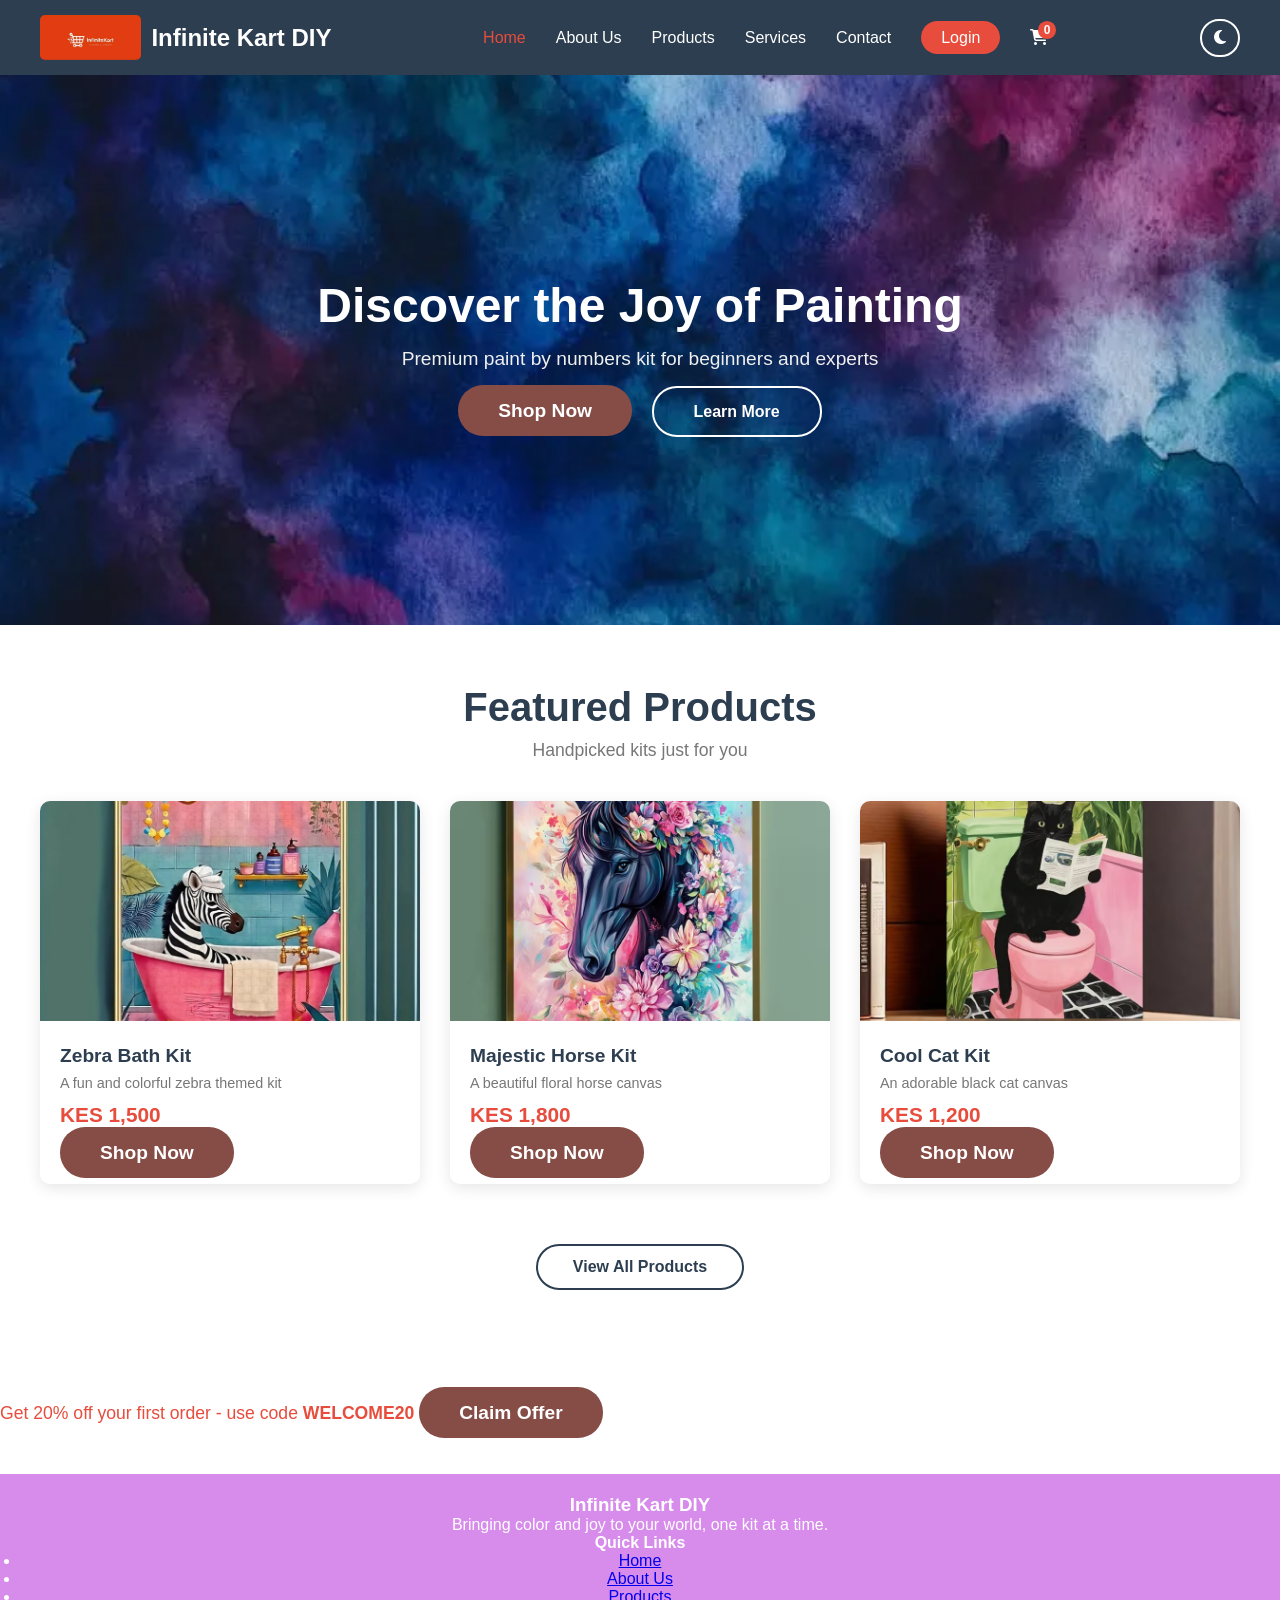
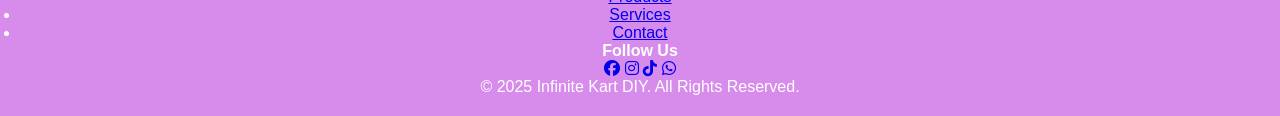
<file: index.html>
<!DOCTYPE html>
<html lang="en">
<head>
    <meta charset="UTF-8">
    <meta name="Viewport" content="width=device-width, initial-scale=1.0">
    <title>Infinite Kart DIY - Paint By Numbers</title>
    <link rel="stylesheet" href="css/style.css">
    <link rel="stylesheet" href="https://cdnjs.cloudflare.com/ajax/libs/font-awesome/6.5.0/css/all.min.css">
</head>
<body>
    <!--Navigation-->
    <nav class="navbar">
        <div class="logo">
    <img src="images/logo.jpg" alt="Infinite Kart DIY Logo">
    <h1>Infinite Kart DIY</h1>
        </div>
        <ul class="nav-links">
            <li><a href="index.html" class="active">Home</a></li>
            <li><a href="about.html">About Us</a></li>
            <li><a href="products.html">Products</a></li>
            <li><a href="services.html">Services</a></li>
            <li><a href="contact.html">Contact</a></li>
            <li><a href="login.html" class="btn-login">Login</a></li>
            <li>
        <a href="cart.html" class="cart-icon">
            <i class="fa-solid fa-cart-shopping"></i>
            <span id="cartCount">0</span>
        </a>
    </li>
        </ul>
        <button id="darkModeToggle" onclick="toggleDarkMode()">
        <i class="fa-solid fa-moon"></i>
    </button>
    </nav>
    <!-- HERO SECTION -->
     <section class="hero">
        <div class="hero-content">
            <h2>Discover the Joy of Painting</h2>
            <p>Premium paint by numbers kit for beginners and experts</p>
            <div class="hero-buttons">
                <a href="products.html" class="btn-primary">Shop Now</a>
            <a href="about.html" class="btn-secondary">Learn More</a>
            </div>
        </div>
     </section>
     <!-- FEATURED PRODUCTS -->
<section class="featured-products">
    <h2>Featured Products</h2>
    <p class="section-subtitle">Handpicked kits just for you</p>
    <div class="products-grid">

        <div class="product-card">
            <img src="images/product1.jpg" alt="Zebra Paint Kit">
            <div class="card-info">
                <h3>Zebra Bath Kit</h3>
                <p>A fun and colorful zebra themed kit</p>
                <span class="price">KES 1,500</span>
                <a href="products.html" class="btn-primary">Shop Now</a>
            </div>
        </div>

        <div class="product-card">
            <img src="images/product2.jpg" alt="Horse Paint Kit">
            <div class="card-info">
                <h3>Majestic Horse Kit</h3>
                <p>A beautiful floral horse canvas</p>
                <span class="price">KES 1,800</span>
                <a href="products.html" class="btn-primary">Shop Now</a>
            </div>
        </div>

        <div class="product-card">
            <img src="images/product3.jpg" alt="Cat Paint Kit">
            <div class="card-info">
                <h3>Cool Cat Kit</h3>
                <p>An adorable black cat canvas</p>
                <span class="price">KES 1,200</span>
                <a href="products.html" class="btn-primary">Shop Now</a>
            </div>
        </div>

    </div>
    <a href="products.html" class="btn-secondary view-all">View All Products</a>
</section>
<!-- PROMOTIONAL OFFER -->
 <section class="Promo-banner">
    <div class="promo-content">
        <h2> Limited Time Offer!</h2>
        <p> Get 20% off your first order - use code <strong>WELCOME20</strong>
            <a href="products.html" class="btn-primary">Claim Offer</a>
    </div>
 </section>
     <!-- FOOTER -->
<footer>
    <div class="footer-content">
        <div class="footer-brand">
            <h3> Infinite Kart DIY</h3>
            <p>Bringing color and joy to your world, one kit at a time.</p>
        </div>
        <div class="footer-links">
            <h4>Quick Links</h4>
            <ul>
                <li><a href="index.html">Home</a></li>
                <li><a href="about.html">About Us</a></li>
                <li><a href="products.html">Products</a></li>
                <li><a href="services.html">Services</a></li>
                <li><a href="contact.html">Contact</a></li>
            </ul>
        </div>
        <div class="footer-social">
            <h4>Follow Us</h4>
            <div class="social-icons">
                <a href="#"><i class="fa-brands fa-facebook"></i></a>
                <a href="#"><i class="fa-brands fa-instagram"></i></a>
                <a href="#"><i class="fa-brands fa-tiktok"></i></a>
                <a href="#"><i class="fa-brands fa-whatsapp"></i></a>
            </div>
        </div>
    </div>
    <div class="footer-bottom">
        <p>© 2025 Infinite Kart DIY. All Rights Reserved.</p>
    </div>
</footer>
<!-- BACK TO TOP BUTTON -->
<button id="backToTop" onclick="scrollToTop()">
    <i class="fa-solid fa-arrow-up"></i>
</button>

<script src="js/script.js"></script>
</body>
</html>
</file>
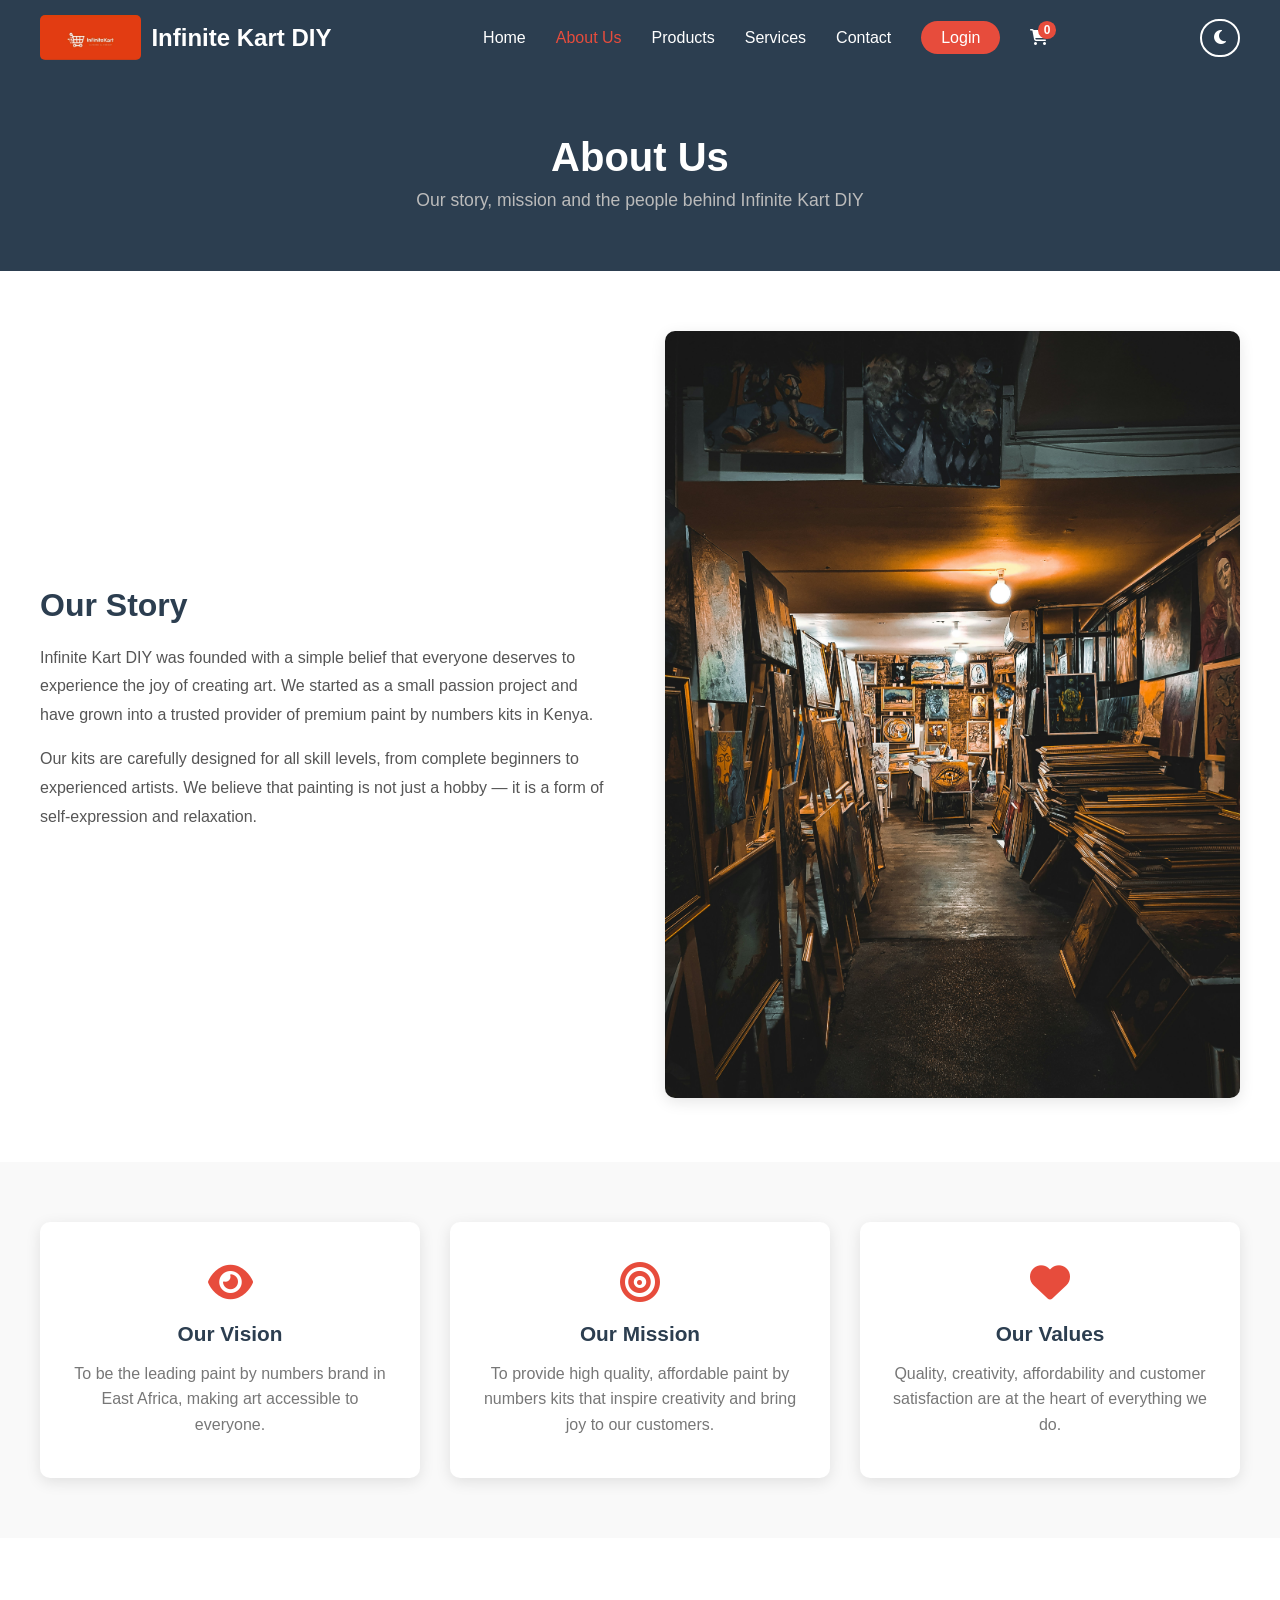
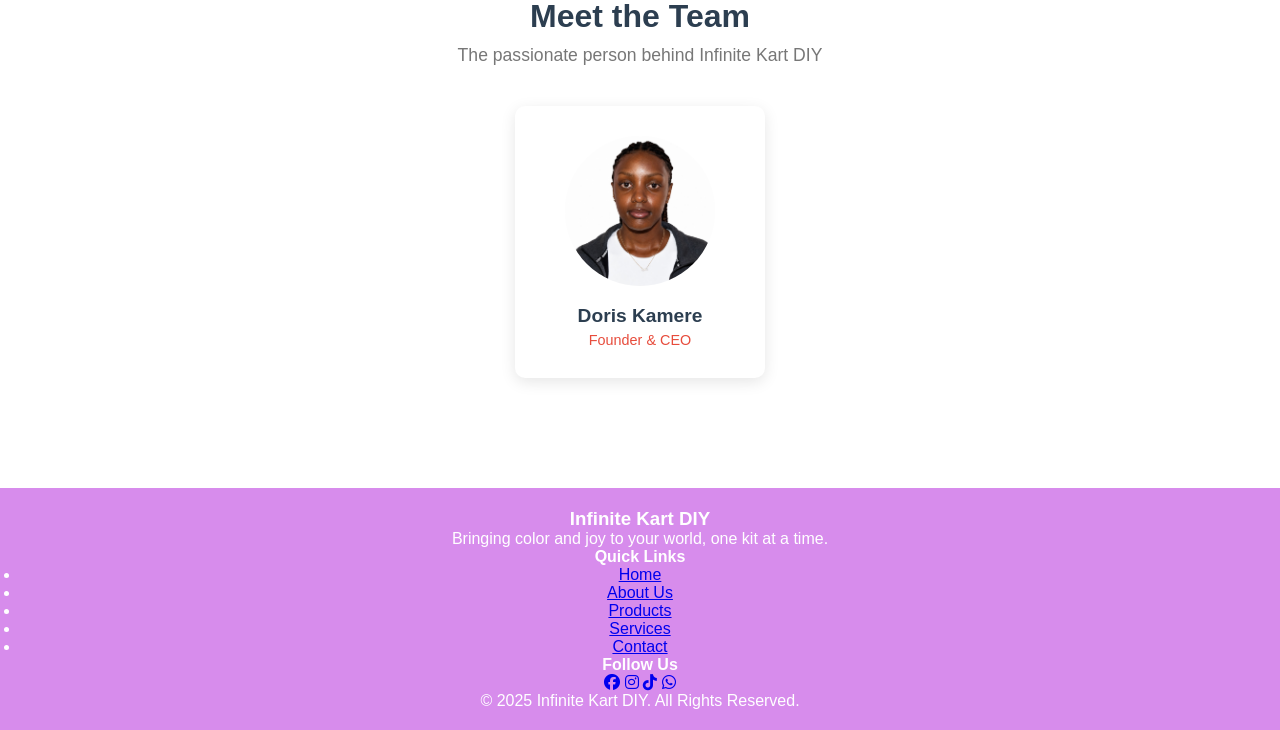
<file: about.html>
<!DOCTYPE html>
<html lang="en">
<head>
    <meta charset="UTF-8">
    <meta name="viewport" content="width=device-width, initial-scale=1.0">
    <title>About Us - Infinite Kart DIY</title>
    <link rel="stylesheet" href="css/style.css">
    <link rel="stylesheet" href="https://cdnjs.cloudflare.com/ajax/libs/font-awesome/6.5.0/css/all.min.css">
</head>
<body>

    <!-- NAVIGATION -->
    <nav class="navbar">
        <div class="logo">
    <img src="images/logo.jpg" alt="Infinite Kart DIY Logo">
    <h1>Infinite Kart DIY</h1>
        </div>
        <ul class="nav-links">
            <li><a href="index.html">Home</a></li>
            <li><a href="about.html" class="active">About Us</a></li>
            <li><a href="products.html">Products</a></li>
            <li><a href="services.html">Services</a></li>
            <li><a href="contact.html">Contact</a></li>
            <li><a href="login.html" class="btn-login">Login</a></li>
            <li>
        <a href="cart.html" class="cart-icon">
            <i class="fa-solid fa-cart-shopping"></i>
            <span id="cartCount">0</span>
        </a>
    </li>
        </ul>
        <button id="darkModeToggle" onclick="toggleDarkMode()">
        <i class="fa-solid fa-moon"></i>
    </button>
    </nav>

    <!-- ABOUT HERO BANNER -->
    <section class="page-banner">
        <h2>About Us</h2>
        <p>Our story, mission and the people behind Infinite Kart DIY</p>
    </section>

    <!-- COMPANY STORY -->
    <section class="about-section">
        <div class="about-grid">
            <div class="about-text">
                <h2>Our Story</h2>
                <p>Infinite Kart DIY was founded with a simple belief that everyone deserves to experience the joy of creating art. We started as a small passion project and have grown into a trusted provider of premium paint by numbers kits in Kenya.</p>
                <p>Our kits are carefully designed for all skill levels, from complete beginners to experienced artists. We believe that painting is not just a hobby — it is a form of self-expression and relaxation.</p>
            </div>
            <div class="about-image">
                <img src="images/about.jpg" alt="About Infinite Kart DIY">
            </div>
        </div>
    </section>

    <!-- VISION MISSION VALUES -->
    <section class="vmv-section">
        <div class="vmv-grid">
            <div class="vmv-card">
                <i class="fa-solid fa-eye"></i>
                <h3>Our Vision</h3>
                <p>To be the leading paint by numbers brand in East Africa, making art accessible to everyone.</p>
            </div>
            <div class="vmv-card">
                <i class="fa-solid fa-bullseye"></i>
                <h3>Our Mission</h3>
                <p>To provide high quality, affordable paint by numbers kits that inspire creativity and bring joy to our customers.</p>
            </div>
            <div class="vmv-card">
                <i class="fa-solid fa-heart"></i>
                <h3>Our Values</h3>
                <p>Quality, creativity, affordability and customer satisfaction are at the heart of everything we do.</p>
            </div>
        </div>
    </section>

    <!-- TEAM SECTION -->
    <section class="team-section">
        <h2>Meet the Team</h2>
        <p class="section-subtitle">The passionate person behind Infinite Kart DIY</p>
        <div class="team-grid">
            <div class="team-card">
                <img src="images/team1.jpg" alt="Founder">
                <h3>Doris Kamere</h3>
                <p>Founder & CEO</p>
            </div>
        </div>
    </section>

    <!-- FOOTER -->
    <footer>
        <div class="footer-content">
            <div class="footer-brand">
                <h3> Infinite Kart DIY</h3>
                <p>Bringing color and joy to your world, one kit at a time.</p>
            </div>
            <div class="footer-links">
                <h4>Quick Links</h4>
                <ul>
                    <li><a href="index.html">Home</a></li>
                    <li><a href="about.html">About Us</a></li>
                    <li><a href="products.html">Products</a></li>
                    <li><a href="services.html">Services</a></li>
                    <li><a href="contact.html">Contact</a></li>
                </ul>
            </div>
            <div class="footer-social">
                <h4>Follow Us</h4>
                <div class="social-icons">
                    <a href="#"><i class="fa-brands fa-facebook"></i></a>
                    <a href="#"><i class="fa-brands fa-instagram"></i></a>
                    <a href="#"><i class="fa-brands fa-tiktok"></i></a>
                    <a href="#"><i class="fa-brands fa-whatsapp"></i></a>
                </div>
            </div>
        </div>
        <div class="footer-bottom">
            <p>© 2025 Infinite Kart DIY. All Rights Reserved.</p>
        </div>
    </footer>
<!-- BACK TO TOP BUTTON -->
<button id="backToTop" onclick="scrollToTop()">
    <i class="fa-solid fa-arrow-up"></i>
</button>
    <script src="js/script.js"></script>
</body>
</html>
</file>
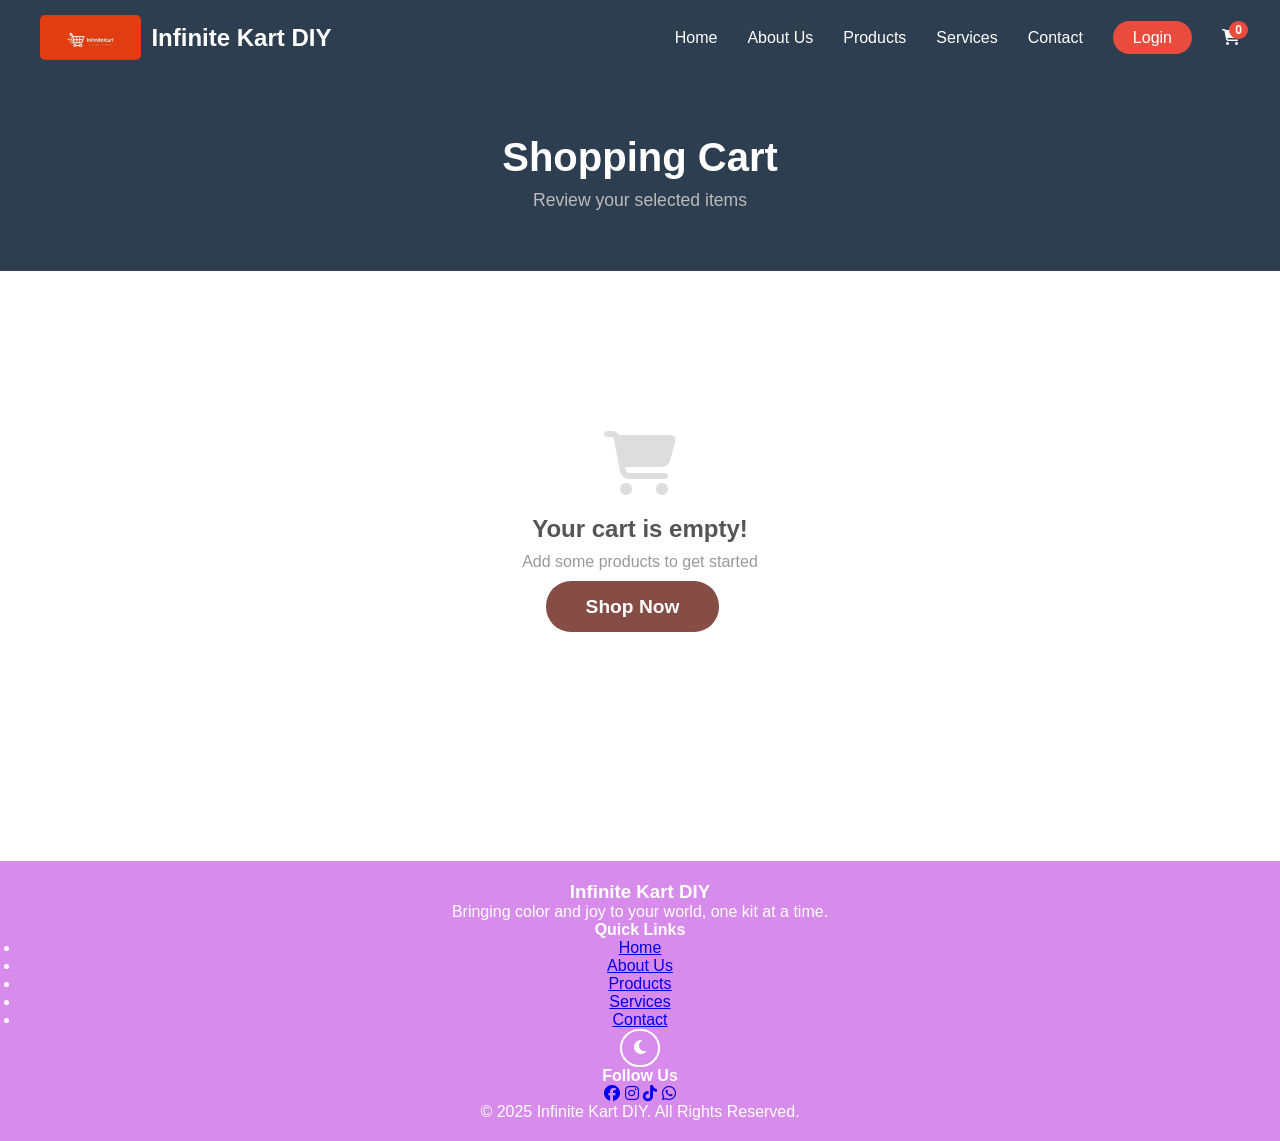
<file: cart.html>
<!DOCTYPE html>
<html lang="en">
<head>
    <meta charset="UTF-8">
    <meta name="viewport" content="width=device-width, initial-scale=1.0">
    <title>Shopping Cart - Infinite Kart DIY</title>
    <link rel="stylesheet" href="css/style.css">
    <link rel="stylesheet" href="https://cdnjs.cloudflare.com/ajax/libs/font-awesome/6.5.0/css/all.min.css">
</head>
<body>

    <!-- NAVIGATION -->
    <nav class="navbar">
        <div class="logo">
    <img src="images/logo.jpg" alt="Infinite Kart DIY Logo">
    <h1>Infinite Kart DIY</h1>
        </div>
        <ul class="nav-links">
            <li><a href="index.html">Home</a></li>
            <li><a href="about.html">About Us</a></li>
            <li><a href="products.html">Products</a></li>
            <li><a href="services.html">Services</a></li>
            <li><a href="contact.html">Contact</a></li>
            <li><a href="login.html" class="btn-login">Login</a></li>
            <li>
                <a href="cart.html" class="cart-icon">
                    <i class="fa-solid fa-cart-shopping"></i>
                    <span id="cartCount">0</span>
                </a>
            </li>
        </ul>
    </nav>

    <!-- PAGE BANNER -->
    <section class="page-banner">
        <h2>Shopping Cart</h2>
        <p>Review your selected items</p>
    </section>

    <!-- CART SECTION -->
    <section class="cart-section">
        <div class="cart-container">
            <div id="cartItems">
                <!-- Cart items will appear here -->
            </div>
            <div id="emptyCart" class="empty-cart">
                <i class="fa-solid fa-cart-shopping"></i>
                <h3>Your cart is empty!</h3>
                <p>Add some products to get started</p>
                <a href="products.html" class="btn-primary">Shop Now</a>
            </div>
            <div id="cartSummary" class="cart-summary" style="display:none;">
                <h3>Order Summary</h3>
                <div class="summary-row">
                    <span>Subtotal:</span>
                    <span id="cartSubtotal">KES 0</span>
                </div>
                <div class="summary-row">
                    <span>Delivery:</span>
                    <span>KES 200</span>
                </div>
                <div class="summary-row total">
                    <span>Total:</span>
                    <span id="cartTotal">KES 200</span>
                </div>
                <button class="btn-submit" onclick="checkout()">
                    <i class="fa-solid fa-credit-card"></i> Proceed to Checkout
                </button>
                <button class="btn-clear" onclick="clearCart()">
                    <i class="fa-solid fa-trash"></i> Clear Cart
                </button>
            </div>
        </div>
    </section>

    <!-- FOOTER -->
    <footer>
        <div class="footer-content">
            <div class="footer-brand">
                <h3> Infinite Kart DIY</h3>
                <p>Bringing color and joy to your world, one kit at a time.</p>
            </div>
            <div class="footer-links">
                <h4>Quick Links</h4>
                <ul>
                    <li><a href="index.html">Home</a></li>
                    <li><a href="about.html">About Us</a></li>
                    <li><a href="products.html">Products</a></li>
                    <li><a href="services.html">Services</a></li>
                    <li><a href="contact.html">Contact</a></li>
                </ul>
                <button id="darkModeToggle" onclick="toggleDarkMode()">
        <i class="fa-solid fa-moon"></i>
    </button>
            </div>
            <div class="footer-social">
                <h4>Follow Us</h4>
                <div class="social-icons">
                    <a href="#"><i class="fa-brands fa-facebook"></i></a>
                    <a href="#"><i class="fa-brands fa-instagram"></i></a>
                    <a href="#"><i class="fa-brands fa-tiktok"></i></a>
                    <a href="#"><i class="fa-brands fa-whatsapp"></i></a>
                </div>
            </div>
        </div>
        <div class="footer-bottom">
            <p>© 2025 Infinite Kart DIY. All Rights Reserved.</p>
        </div>
    </footer>

    <button id="backToTop" onclick="scrollToTop()">
        <i class="fa-solid fa-arrow-up"></i>
    </button>

    <script src="js/script.js"></script>
</body>
</html>
</file>
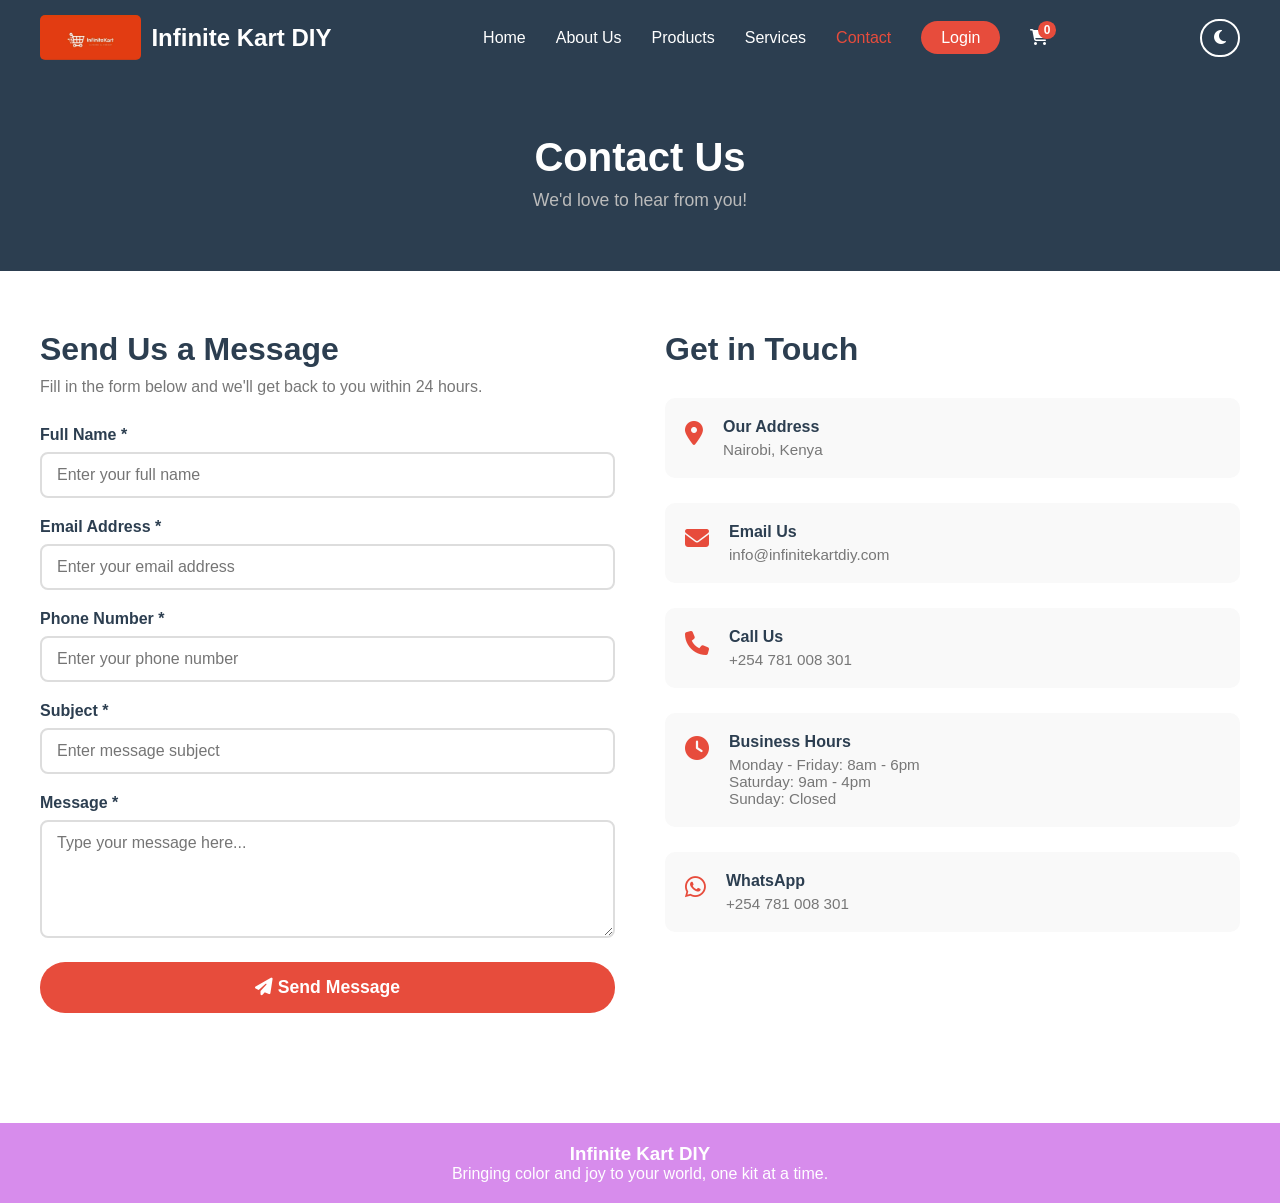
<file: contact.html>
<!DOCTYPE html>
<html lang="en">
<head>
    <meta charset="UTF-8">
    <meta name="viewport" content="width=device-width, initial-scale=1.0">
    <title>Contact Us - Infinite Kart DIY</title>
    <link rel="stylesheet" href="css/style.css">
    <link rel="stylesheet" href="https://cdnjs.cloudflare.com/ajax/libs/font-awesome/6.5.0/css/all.min.css">
</head>
<body>

    <!-- NAVIGATION -->
    <nav class="navbar">
        <div class="logo">
    <img src="images/logo.jpg" alt="Infinite Kart DIY Logo">
    <h1>Infinite Kart DIY</h1>
        </div>
        <ul class="nav-links">
            <li><a href="index.html">Home</a></li>
            <li><a href="about.html">About Us</a></li>
            <li><a href="products.html">Products</a></li>
            <li><a href="services.html">Services</a></li>
            <li><a href="contact.html" class="active">Contact</a></li>
            <li><a href="login.html" class="btn-login">Login</a></li>
            <li>
        <a href="cart.html" class="cart-icon">
            <i class="fa-solid fa-cart-shopping"></i>
            <span id="cartCount">0</span>
        </a>
    </li>
        </ul>
        <button id="darkModeToggle" onclick="toggleDarkMode()">
        <i class="fa-solid fa-moon"></i>
    </button>
    </nav>

    <!-- PAGE BANNER -->
    <section class="page-banner">
        <h2>Contact Us</h2>
        <p>We'd love to hear from you!</p>
    </section>

    <!-- CONTACT SECTION -->
    <section class="contact-section">
        <div class="contact-grid">

            <!-- CONTACT FORM -->
            <div class="contact-form-container">
                <h2>Send Us a Message</h2>
                <p>Fill in the form below and we'll get back to you within 24 hours.</p>

                <form id="contactForm">
                    <div class="form-group">
                        <label for="fullname">Full Name *</label>
                        <input type="text" id="fullname" placeholder="Enter your full name">
                        <span class="error-msg" id="nameError"></span>
                    </div>

                    <div class="form-group">
                        <label for="email">Email Address *</label>
                        <input type="email" id="email" placeholder="Enter your email address">
                        <span class="error-msg" id="emailError"></span>
                    </div>

                    <div class="form-group">
                        <label for="phone">Phone Number *</label>
                        <input type="tel" id="phone" placeholder="Enter your phone number">
                        <span class="error-msg" id="phoneError"></span>
                    </div>

                    <div class="form-group">
                        <label for="subject">Subject *</label>
                        <input type="text" id="subject" placeholder="Enter message subject">
                        <span class="error-msg" id="subjectError"></span>
                    </div>

                    <div class="form-group">
                        <label for="message">Message *</label>
                        <textarea id="message" rows="5" placeholder="Type your message here..."></textarea>
                        <span class="error-msg" id="messageError"></span>
                    </div>

                    <button type="button" class="btn-submit" onclick="validateForm()">
                        <i class="fa-solid fa-paper-plane"></i> Send Message
                    </button>

                    <div id="successMsg" class="success-msg"></div>
                </form>
            </div>

            <!-- CONTACT INFO -->
            <div class="contact-info">
                <h2>Get in Touch</h2>

                <div class="info-card">
                    <i class="fa-solid fa-location-dot"></i>
                    <div>
                        <h4>Our Address</h4>
                        <p>Nairobi, Kenya</p>
                    </div>
                </div>

                <div class="info-card">
                    <i class="fa-solid fa-envelope"></i>
                    <div>
                        <h4>Email Us</h4>
                        <p>info@infinitekartdiy.com</p>
                    </div>
                </div>

                <div class="info-card">
                    <i class="fa-solid fa-phone"></i>
                    <div>
                        <h4>Call Us</h4>
                        <p>+254 781 008 301</p>
                    </div>
                </div>

                <div class="info-card">
                    <i class="fa-solid fa-clock"></i>
                    <div>
                        <h4>Business Hours</h4>
                        <p>Monday - Friday: 8am - 6pm</p>
                        <p>Saturday: 9am - 4pm</p>
                        <p>Sunday: Closed</p>
                    </div>
                </div>

                <div class="info-card">
                    <i class="fa-brands fa-whatsapp"></i>
                    <div>
                        <h4>WhatsApp</h4>
                        <p>+254 781 008 301</p>
                    </div>
                </div>
            </div>

        </div>
    </section>

    <!-- FOOTER -->
    <footer>
        <div class="footer-content">
            <div class="footer-brand">
                <h3> Infinite Kart DIY</h3>
                <p>Bringing color and joy to your world, one kit at a time.</p>
            </div>
        </footer>
        <!-- BACK TO TOP BUTTON -->
<button id="backToTop" onclick="scrollToTop()">
    <i class="fa-solid fa-arrow-up"></i>
</button>
    <script src="js/script.js"></script>
</body>
</html>
</file>
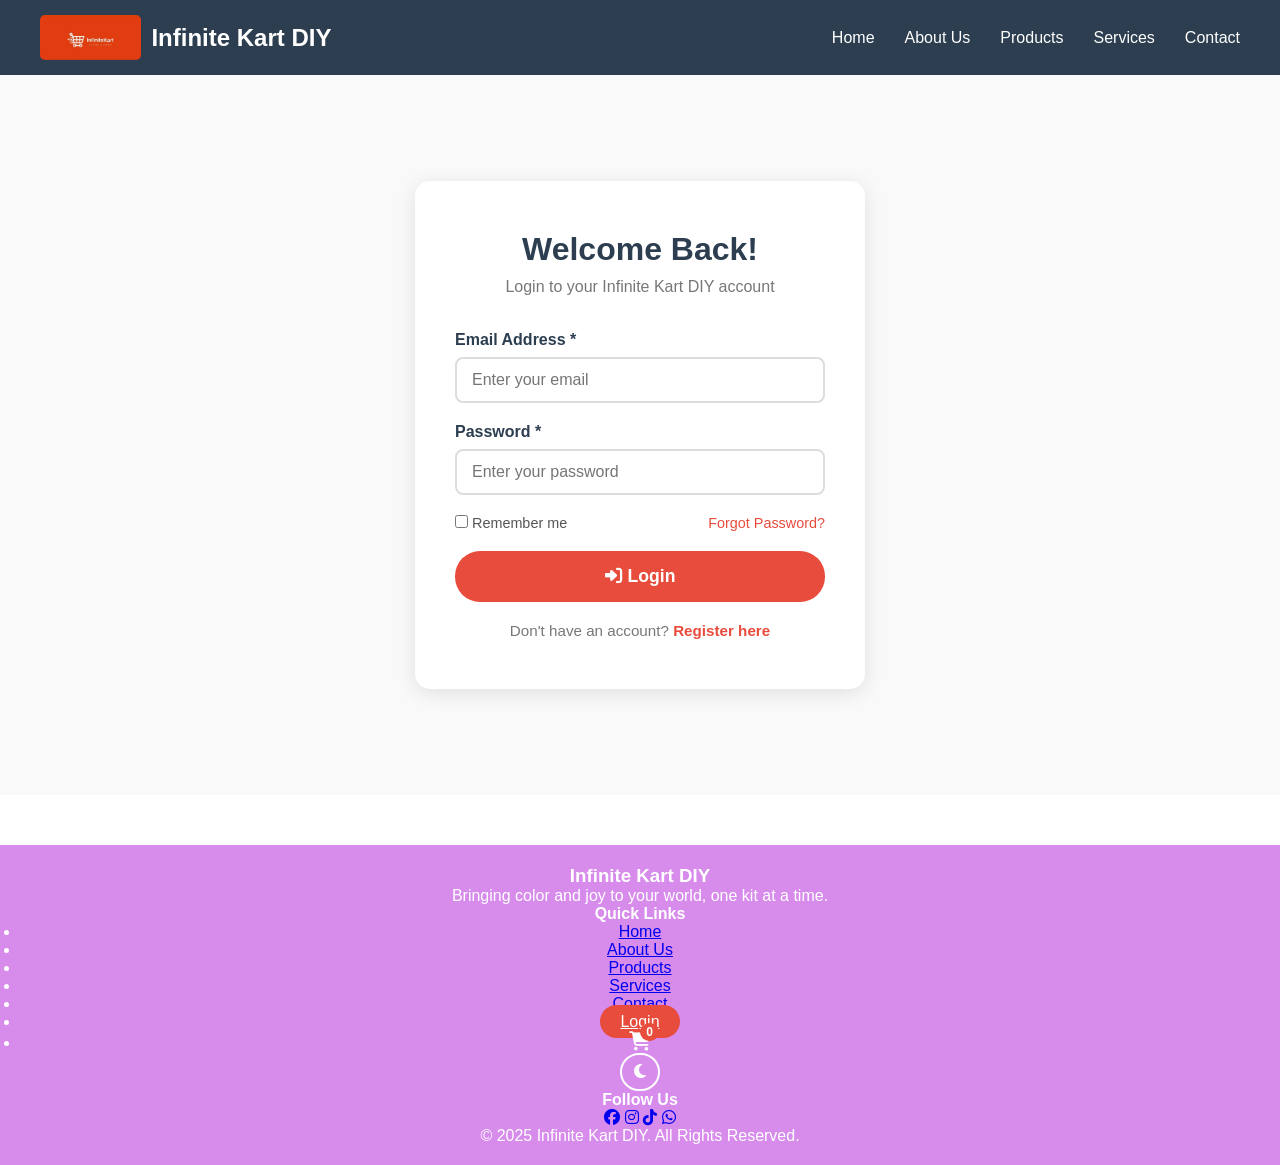
<file: login.html>
<!DOCTYPE html>
<html lang="en">
<head>
    <meta charset="UTF-8">
    <meta name="viewport" content="width=device-width, initial-scale=1.0">
    <title>Login - Infinite Kart DIY</title>
    <link rel="stylesheet" href="css/style.css">
    <link rel="stylesheet" href="https://cdnjs.cloudflare.com/ajax/libs/font-awesome/6.5.0/css/all.min.css">
</head>
<body>

    <!-- NAVIGATION -->
    <nav class="navbar">
        <div class="logo">
    <img src="images/logo.jpg" alt="Infinite Kart DIY Logo">
    <h1>Infinite Kart DIY</h1>
        </div>
        <ul class="nav-links">
            <li><a href="index.html">Home</a></li>
            <li><a href="about.html">About Us</a></li>
            <li><a href="products.html">Products</a></li>
            <li><a href="services.html">Services</a></li>
            <li><a href="contact.html">Contact</a></li>
        </ul>
    </nav>

    <!-- LOGIN SECTION -->
    <section class="auth-section">
        <div class="auth-container">
            <div class="auth-header">
                <h2> Welcome Back!</h2>
                <p>Login to your Infinite Kart DIY account</p>
            </div>

            <div class="auth-form">
                <div class="form-group">
                    <label for="loginEmail">Email Address *</label>
                    <input type="email" id="loginEmail" placeholder="Enter your email">
                    <span class="error-msg" id="loginEmailError"></span>
                </div>

                <div class="form-group">
                    <label for="loginPassword">Password *</label>
                    <input type="password" id="loginPassword" placeholder="Enter your password">
                    <span class="error-msg" id="loginPasswordError"></span>
                </div>

                <div class="auth-options">
                    <label>
                        <input type="checkbox"> Remember me
                    </label>
                    <a href="#">Forgot Password?</a>
                </div>

                <button class="btn-submit" onclick="validateLogin()">
                    <i class="fa-solid fa-right-to-bracket"></i> Login
                </button>

                <div id="loginSuccess" class="success-msg"></div>

                <p class="auth-switch">
                    Don't have an account? 
                    <a href="register.html">Register here</a>
                </p>
            </div>
        </div>
    </section>

    <!-- FOOTER -->
    <footer>
        <div class="footer-content">
            <div class="footer-brand">
                <h3> Infinite Kart DIY</h3>
                <p>Bringing color and joy to your world, one kit at a time.</p>
            </div>
            <div class="footer-links">
                <h4>Quick Links</h4>
                <ul>
                    <li><a href="index.html">Home</a></li>
                    <li><a href="about.html">About Us</a></li>
                    <li><a href="products.html">Products</a></li>
                    <li><a href="services.html">Services</a></li>
                    <li><a href="contact.html">Contact</a></li>
                    <li><a href="login.html" class="btn-login">Login</a></li>
                    <li>
        <a href="cart.html" class="cart-icon">
            <i class="fa-solid fa-cart-shopping"></i>
            <span id="cartCount">0</span>
        </a>
    </li>
                </ul>
                <button id="darkModeToggle" onclick="toggleDarkMode()">
        <i class="fa-solid fa-moon"></i>
    </button>
            </div>
            <div class="footer-social">
                <h4>Follow Us</h4>
                <div class="social-icons">
                    <a href="#"><i class="fa-brands fa-facebook"></i></a>
                    <a href="#"><i class="fa-brands fa-instagram"></i></a>
                    <a href="#"><i class="fa-brands fa-tiktok"></i></a>
                    <a href="#"><i class="fa-brands fa-whatsapp"></i></a>
                </div>
            </div>
        </div>
        <div class="footer-bottom">
            <p>© 2025 Infinite Kart DIY. All Rights Reserved.</p>
        </div>
    </footer>

    <!-- BACK TO TOP BUTTON -->
    <button id="backToTop" onclick="scrollToTop()">
        <i class="fa-solid fa-arrow-up"></i>
    </button>

    <script src="js/script.js"></script>
</body>
</html>
</file>
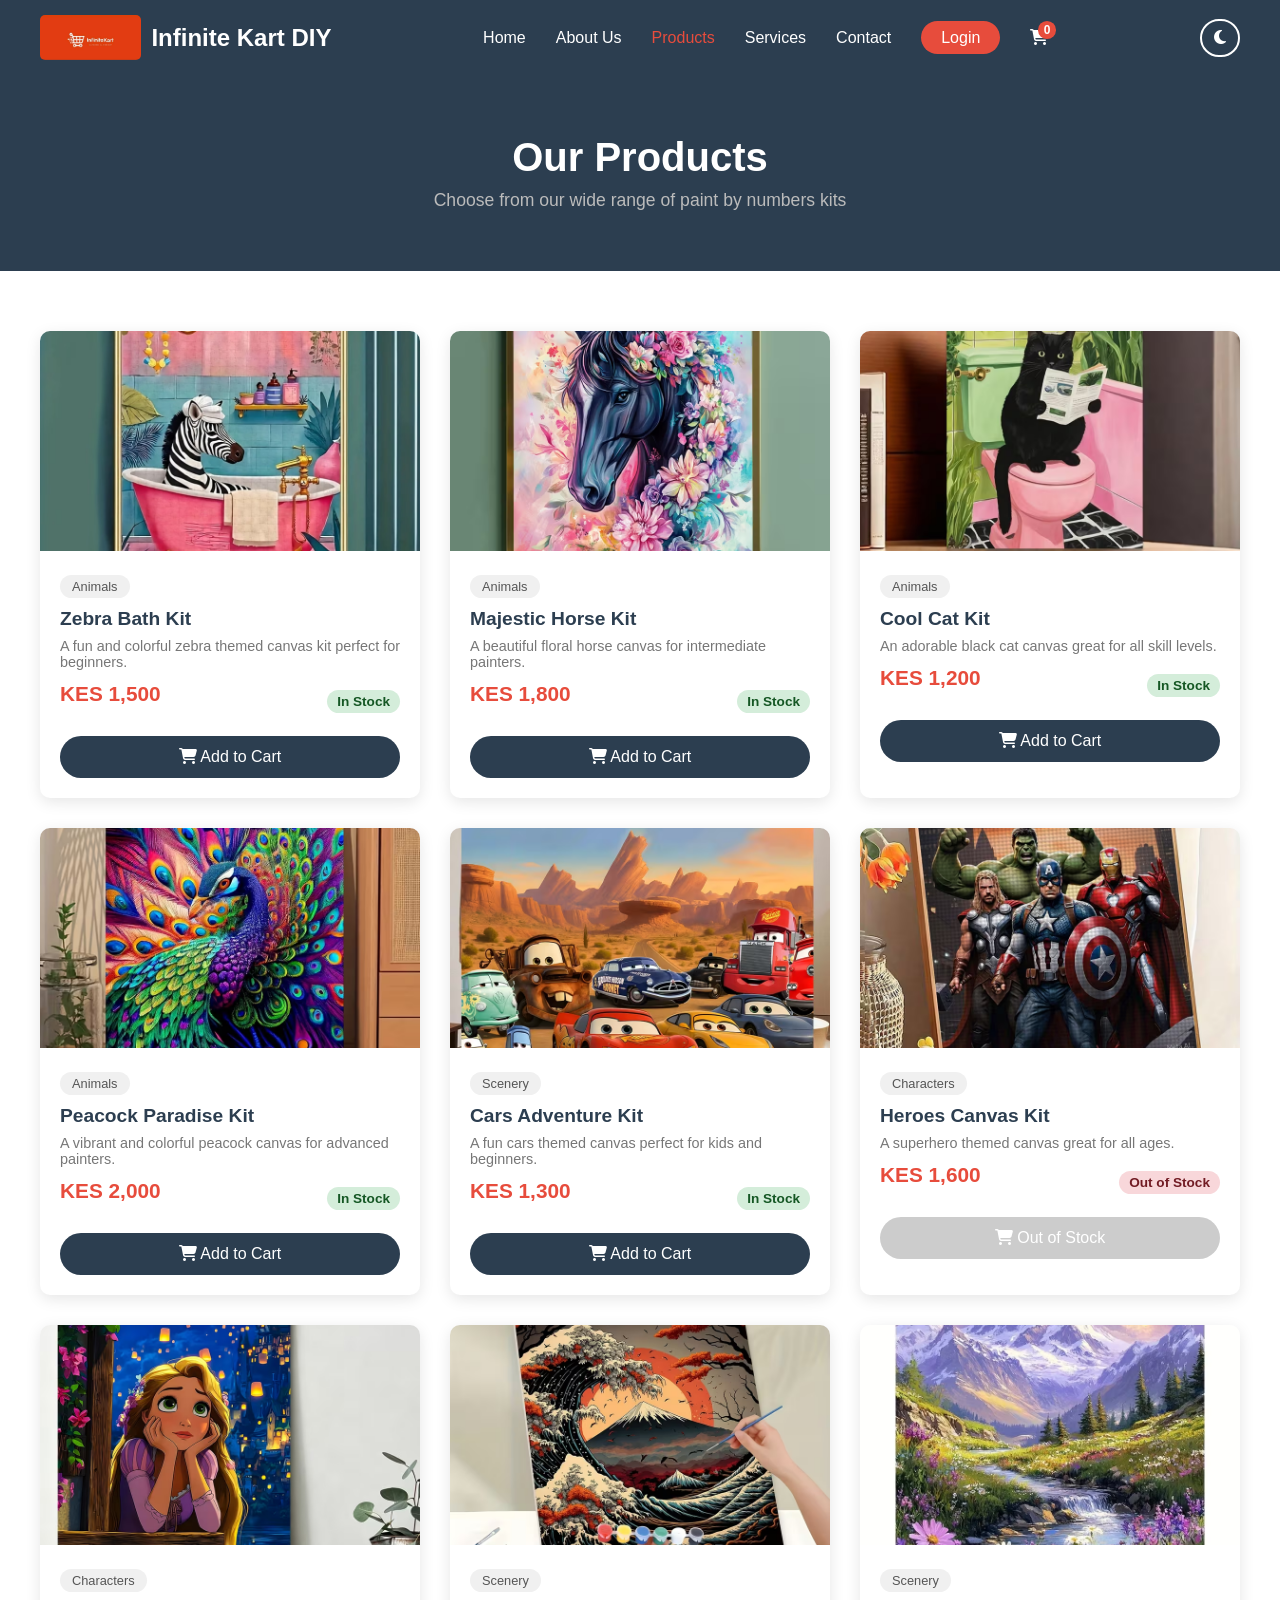
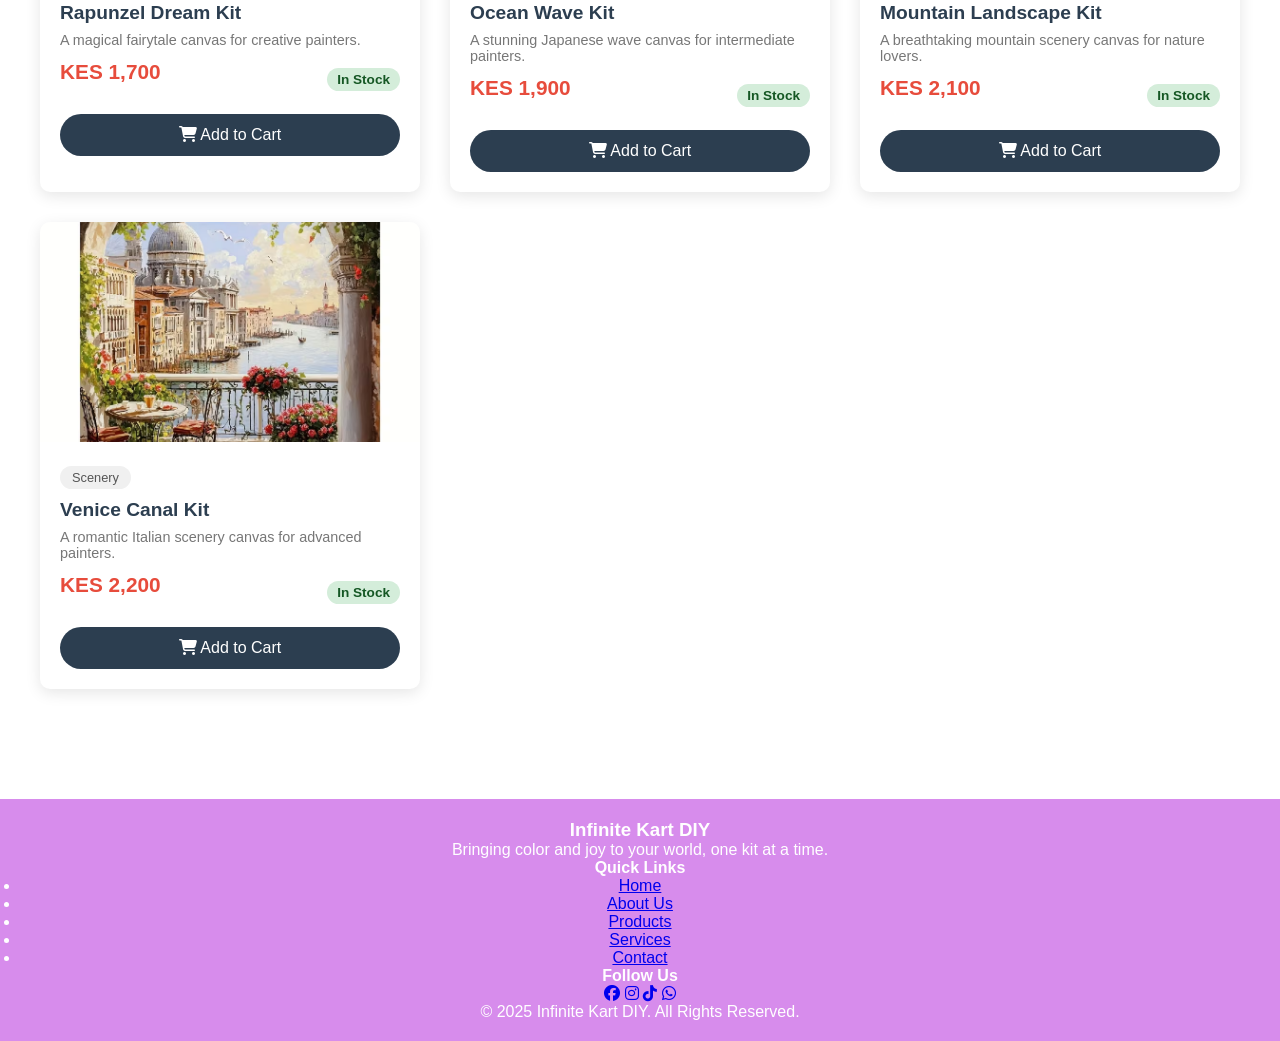
<file: products.html>
<!DOCTYPE html>
<html lang="en">
<head>
    <meta charset="UTF-8">
    <meta name="viewport" content="width=device-width, initial-scale=1.0">
    <title>Products - Infinite Kart DIY</title>
    <link rel="stylesheet" href="css/style.css">
    <link rel="stylesheet" href="https://cdnjs.cloudflare.com/ajax/libs/font-awesome/6.5.0/css/all.min.css">
</head>
<body>

    <!-- NAVIGATION -->
    <nav class="navbar">
        <div class="logo">
    <img src="images/logo.jpg" alt="Infinite Kart DIY Logo">
    <h1>Infinite Kart DIY</h1>
        </div>
        <ul class="nav-links">
            <li><a href="index.html">Home</a></li>
            <li><a href="about.html">About Us</a></li>
            <li><a href="products.html" class="active">Products</a></li>
            <li><a href="services.html">Services</a></li>
            <li><a href="contact.html">Contact</a></li>
            <li><a href="login.html" class="btn-login">Login</a></li>
            <li>
        <a href="cart.html" class="cart-icon">
            <i class="fa-solid fa-cart-shopping"></i>
            <span id="cartCount">0</span>
        </a>
    </li>
        </ul>
        <button id="darkModeToggle" onclick="toggleDarkMode()">
        <i class="fa-solid fa-moon"></i>
    </button>
    </nav>

    <!-- PAGE BANNER -->
    <section class="page-banner">
        <h2>Our Products</h2>
        <p>Choose from our wide range of paint by numbers kits</p>
    </section>

<!-- PRODUCTS SECTION -->
<section class="products-section">
    <div class="all-products-grid">

        <div class="product-card">
            <img src="images/product1.jpg" alt="Product 1">
            <div class="card-info">
                <span class="category">Animals</span>
                <h3>Zebra Bath Kit</h3>
                <p>A fun and colorful zebra themed canvas kit perfect for beginners.</p>
                <div class="product-meta">
                    <span class="price">KES 1,500</span>
                    <span class="availability in-stock">In Stock</span>
                </div>
                <button class="btn-cart" onclick="addToCart('Zebra Bath Kit', 1500, 'images/product1.jpg')">
                    <i class="fa-solid fa-cart-shopping"></i> Add to Cart
                </button>
            </div>
        </div>

        <div class="product-card">
            <img src="images/product2.jpg" alt="Product 2">
            <div class="card-info">
                <span class="category">Animals</span>
                <h3>Majestic Horse Kit</h3>
                <p>A beautiful floral horse canvas for intermediate painters.</p>
                <div class="product-meta">
                    <span class="price">KES 1,800</span>
                    <span class="availability in-stock">In Stock</span>
                </div>
                <button class="btn-cart" onclick="addToCart('Majestic Horse Kit', 1800, 'images/product2.jpg')">
                    <i class="fa-solid fa-cart-shopping"></i> Add to Cart
                </button>
            </div>
        </div>

        <div class="product-card">
            <img src="images/product3.jpg" alt="Product 3">
            <div class="card-info">
                <span class="category">Animals</span>
                <h3>Cool Cat Kit</h3>
                <p>An adorable black cat canvas great for all skill levels.</p>
                <div class="product-meta">
                    <span class="price">KES 1,200</span>
                    <span class="availability in-stock">In Stock</span>
                </div>
                <button class="btn-cart" onclick="addToCart('Cool Cat Kit', 1200, 'images/product3.jpg')">
                    <i class="fa-solid fa-cart-shopping"></i> Add to Cart
                </button>
            </div>
        </div>

        <div class="product-card">
            <img src="images/product4.jpg" alt="Product 4">
            <div class="card-info">
                <span class="category">Animals</span>
                <h3>Peacock Paradise Kit</h3>
                <p>A vibrant and colorful peacock canvas for advanced painters.</p>
                <div class="product-meta">
                    <span class="price">KES 2,000</span>
                    <span class="availability in-stock">In Stock</span>
                </div>
                <button class="btn-cart" onclick="addToCart('Peacock Paradise Kit', 2000, 'images/product4.jpg')">
                    <i class="fa-solid fa-cart-shopping"></i> Add to Cart
                </button>
            </div>
        </div>

        <div class="product-card">
            <img src="images/product5.jpg" alt="Product 5">
            <div class="card-info">
                <span class="category">Scenery</span>
                <h3>Cars Adventure Kit</h3>
                <p>A fun cars themed canvas perfect for kids and beginners.</p>
                <div class="product-meta">
                    <span class="price">KES 1,300</span>
                    <span class="availability in-stock">In Stock</span>
                </div>
                <button class="btn-cart" onclick="addToCart('Cars Adventure Kit', 1300, 'images/product5.jpg')">
                    <i class="fa-solid fa-cart-shopping"></i> Add to Cart
                </button>
            </div>
        </div>

        <div class="product-card">
            <img src="images/product6.jpg" alt="Product 6">
            <div class="card-info">
                <span class="category">Characters</span>
                <h3>Heroes Canvas Kit</h3>
                <p>A superhero themed canvas great for all ages.</p>
                <div class="product-meta">
                    <span class="price">KES 1,600</span>
                    <span class="availability out-of-stock">Out of Stock</span>
                </div>
                <button class="btn-cart" disabled>
                    <i class="fa-solid fa-cart-shopping"></i> Out of Stock
                </button>
            </div>
        </div>

        <div class="product-card">
            <img src="images/product7.jpg" alt="Product 7">
            <div class="card-info">
                <span class="category">Characters</span>
                <h3>Rapunzel Dream Kit</h3>
                <p>A magical fairytale canvas for creative painters.</p>
                <div class="product-meta">
                    <span class="price">KES 1,700</span>
                    <span class="availability in-stock">In Stock</span>
                </div>
                <button class="btn-cart" onclick="addToCart('Rapunzel Dream Kit', 1700, 'images/product7.jpg')">
                    <i class="fa-solid fa-cart-shopping"></i> Add to Cart
                </button>
            </div>
        </div>

        <div class="product-card">
            <img src="images/product8.jpg" alt="Product 8">
            <div class="card-info">
                <span class="category">Scenery</span>
                <h3>Ocean Wave Kit</h3>
                <p>A stunning Japanese wave canvas for intermediate painters.</p>
                <div class="product-meta">
                    <span class="price">KES 1,900</span>
                    <span class="availability in-stock">In Stock</span>
                </div>
                <button class="btn-cart" onclick="addToCart('Ocean Wave Kit', 1900, 'images/product8.jpg')">
                    <i class="fa-solid fa-cart-shopping"></i> Add to Cart
                </button>
            </div>
        </div>

        <div class="product-card">
            <img src="images/product9.jpg" alt="Product 9">
            <div class="card-info">
                <span class="category">Scenery</span>
                <h3>Mountain Landscape Kit</h3>
                <p>A breathtaking mountain scenery canvas for nature lovers.</p>
                <div class="product-meta">
                    <span class="price">KES 2,100</span>
                    <span class="availability in-stock">In Stock</span>
                </div>
                <button class="btn-cart" onclick="addToCart('Mountain Landscape Kit', 2100, 'images/product9.jpg')">
                    <i class="fa-solid fa-cart-shopping"></i> Add to Cart
                </button>
            </div>
        </div>

        <div class="product-card">
            <img src="images/product10.jpg" alt="Product 10">
            <div class="card-info">
                <span class="category">Scenery</span>
                <h3>Venice Canal Kit</h3>
                <p>A romantic Italian scenery canvas for advanced painters.</p>
                <div class="product-meta">
                    <span class="price">KES 2,200</span>
                    <span class="availability in-stock">In Stock</span>
                </div>
                <button class="btn-cart" onclick="addToCart('Venice Canal Kit', 2200, 'images/product10.jpg')">
                    <i class="fa-solid fa-cart-shopping"></i> Add to Cart
                </button>
            </div>
        </div>

    </div>
</section>

    <!-- FOOTER -->
    <footer>
        <div class="footer-content">
            <div class="footer-brand">
                <h3> Infinite Kart DIY</h3>
                <p>Bringing color and joy to your world, one kit at a time.</p>
            </div>
            <div class="footer-links">
                <h4>Quick Links</h4>
                <ul>
                    <li><a href="index.html">Home</a></li>
                    <li><a href="about.html">About Us</a></li>
                    <li><a href="products.html">Products</a></li>
                    <li><a href="services.html">Services</a></li>
                    <li><a href="contact.html">Contact</a></li>
                </ul>
            </div>
            <div class="footer-social">
                <h4>Follow Us</h4>
                <div class="social-icons">
                    <a href="#"><i class="fa-brands fa-facebook"></i></a>
                    <a href="#"><i class="fa-brands fa-instagram"></i></a>
                    <a href="#"><i class="fa-brands fa-tiktok"></i></a>
                    <a href="#"><i class="fa-brands fa-whatsapp"></i></a>
                </div>
            </div>
        </div>
        <div class="footer-bottom">
            <p>© 2025 Infinite Kart DIY. All Rights Reserved.</p>
        </div>
    </footer>
<!-- BACK TO TOP BUTTON -->
<button id="backToTop" onclick="scrollToTop()">
    <i class="fa-solid fa-arrow-up"></i>
</button>
    <script src="js/script.js"></script>
</body>
</html>
</file>
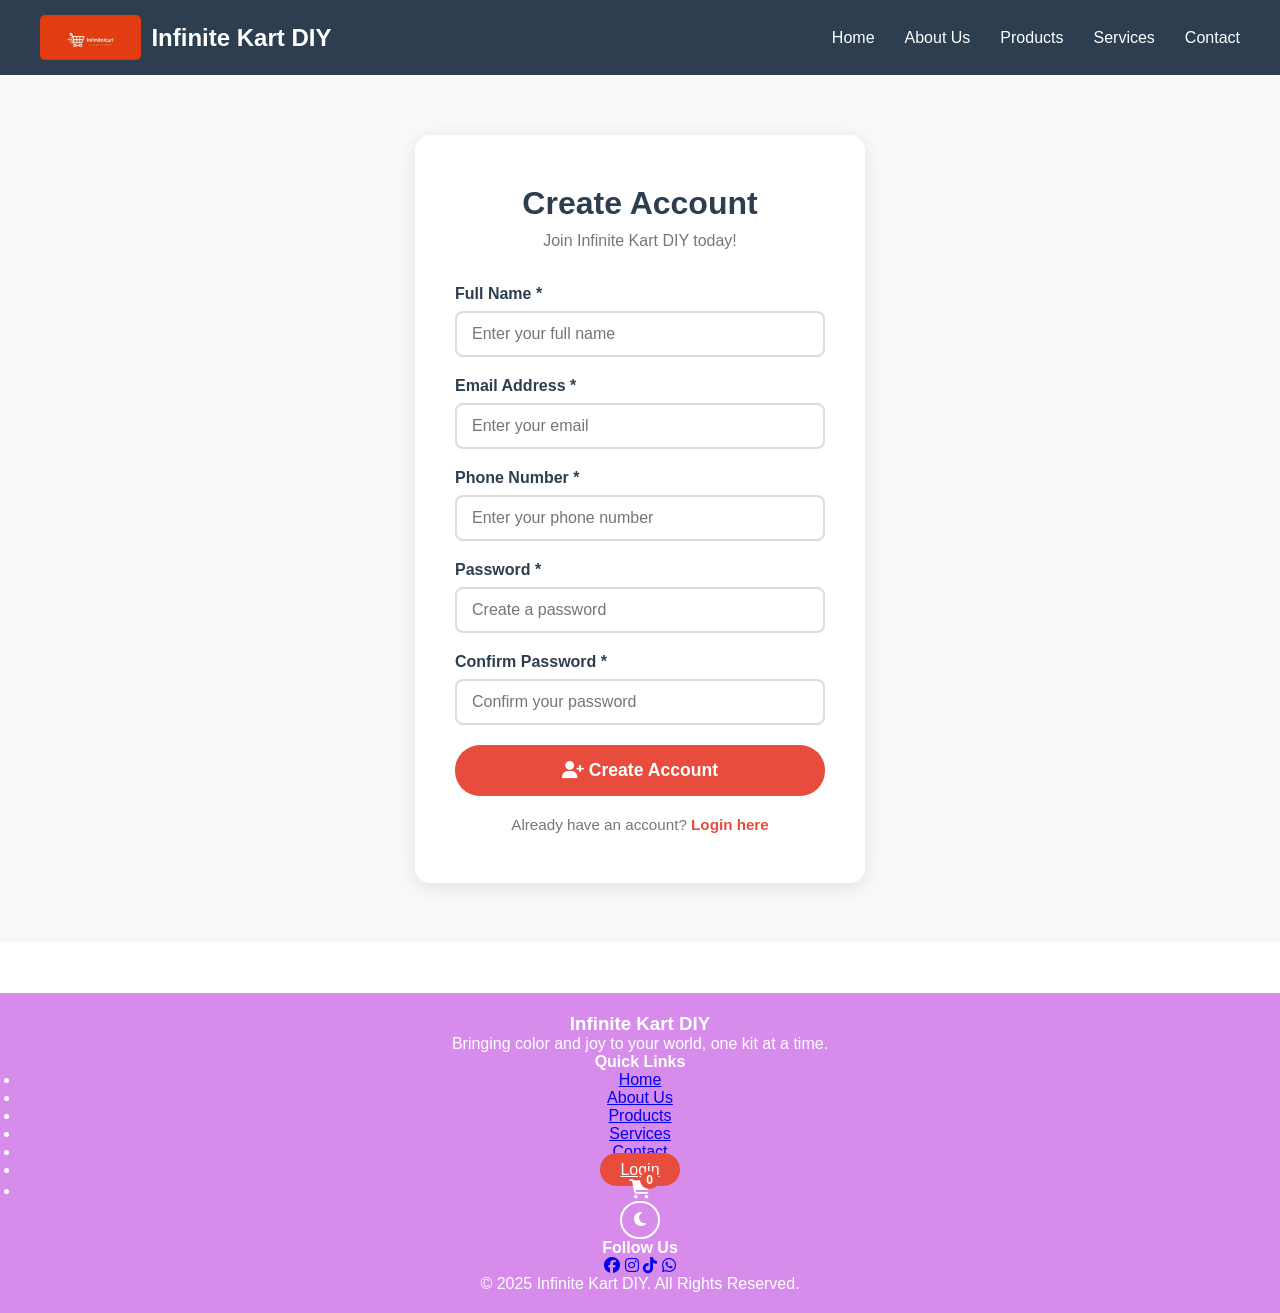
<file: register.html>
<!DOCTYPE html>
<html lang="en">
<head>
    <meta charset="UTF-8">
    <meta name="viewport" content="width=device-width, initial-scale=1.0">
    <title>Register - Infinite Kart DIY</title>
    <link rel="stylesheet" href="css/style.css">
    <link rel="stylesheet" href="https://cdnjs.cloudflare.com/ajax/libs/font-awesome/6.5.0/css/all.min.css">
</head>
<body>

    <!-- NAVIGATION -->
    <nav class="navbar">
        <div class="logo">
    <img src="images/logo.jpg" alt="Infinite Kart DIY Logo">
    <h1>Infinite Kart DIY</h1>
        </div>
        <ul class="nav-links">
            <li><a href="index.html">Home</a></li>
            <li><a href="about.html">About Us</a></li>
            <li><a href="products.html">Products</a></li>
            <li><a href="services.html">Services</a></li>
            <li><a href="contact.html">Contact</a></li>
        </ul>
    </nav>

    <!-- REGISTER SECTION -->
    <section class="auth-section">
        <div class="auth-container">
            <div class="auth-header">
                <h2> Create Account</h2>
                <p>Join Infinite Kart DIY today!</p>
            </div>

            <div class="auth-form">
                <div class="form-group">
                    <label for="regName">Full Name *</label>
                    <input type="text" id="regName" placeholder="Enter your full name">
                    <span class="error-msg" id="regNameError"></span>
                </div>

                <div class="form-group">
                    <label for="regEmail">Email Address *</label>
                    <input type="email" id="regEmail" placeholder="Enter your email">
                    <span class="error-msg" id="regEmailError"></span>
                </div>

                <div class="form-group">
                    <label for="regPhone">Phone Number *</label>
                    <input type="tel" id="regPhone" placeholder="Enter your phone number">
                    <span class="error-msg" id="regPhoneError"></span>
                </div>

                <div class="form-group">
                    <label for="regPassword">Password *</label>
                    <input type="password" id="regPassword" placeholder="Create a password">
                    <span class="error-msg" id="regPasswordError"></span>
                </div>

                <div class="form-group">
                    <label for="regConfirm">Confirm Password *</label>
                    <input type="password" id="regConfirm" placeholder="Confirm your password">
                    <span class="error-msg" id="regConfirmError"></span>
                </div>

                <button class="btn-submit" onclick="validateRegister()">
                    <i class="fa-solid fa-user-plus"></i> Create Account
                </button>

                <div id="registerSuccess" class="success-msg"></div>

                <p class="auth-switch">
                    Already have an account?
                    <a href="login.html">Login here</a>
                </p>
            </div>
        </div>
    </section>

    <!-- FOOTER -->
    <footer>
        <div class="footer-content">
            <div class="footer-brand">
                <h3> Infinite Kart DIY</h3>
                <p>Bringing color and joy to your world, one kit at a time.</p>
            </div>
            <div class="footer-links">
                <h4>Quick Links</h4>
                <ul>
                    <li><a href="index.html">Home</a></li>
                    <li><a href="about.html">About Us</a></li>
                    <li><a href="products.html">Products</a></li>
                    <li><a href="services.html">Services</a></li>
                    <li><a href="contact.html">Contact</a></li>
                    <li><a href="login.html" class="btn-login">Login</a></li>
                    <li>
        <a href="cart.html" class="cart-icon">
            <i class="fa-solid fa-cart-shopping"></i>
            <span id="cartCount">0</span>
        </a>
    </li>
                </ul>
                <button id="darkModeToggle" onclick="toggleDarkMode()">
        <i class="fa-solid fa-moon"></i>
    </button>
            </div>
            <div class="footer-social">
                <h4>Follow Us</h4>
                <div class="social-icons">
                    <a href="#"><i class="fa-brands fa-facebook"></i></a>
                    <a href="#"><i class="fa-brands fa-instagram"></i></a>
                    <a href="#"><i class="fa-brands fa-tiktok"></i></a>
                    <a href="#"><i class="fa-brands fa-whatsapp"></i></a>
                </div>
            </div>
        </div>
        <div class="footer-bottom">
            <p>© 2025 Infinite Kart DIY. All Rights Reserved.</p>
        </div>
    </footer>

    <!-- BACK TO TOP BUTTON -->
    <button id="backToTop" onclick="scrollToTop()">
        <i class="fa-solid fa-arrow-up"></i>
    </button>

    <script src="js/script.js"></script>
</body>
</html>
</file>
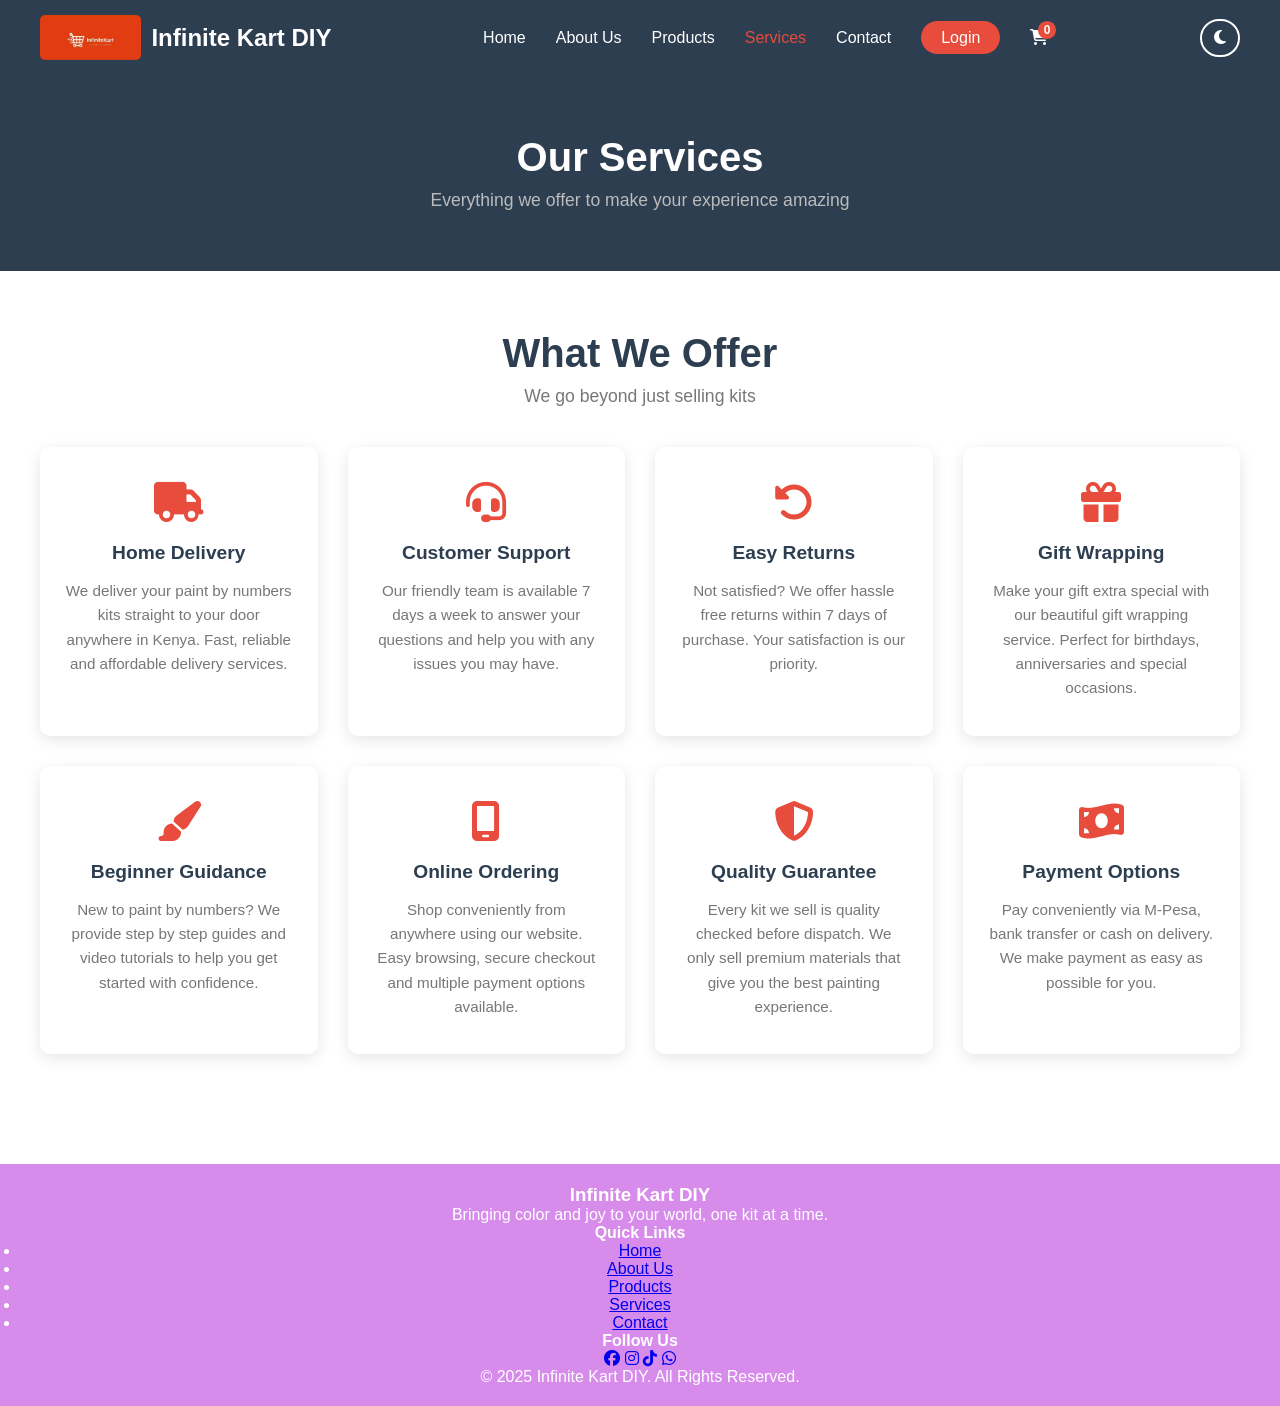
<file: services.html>
<!DOCTYPE html>
<html lang="en">
<head>
    <meta charset="UTF-8">
    <meta name="viewport" content="width=device-width, initial-scale=1.0">
    <title>Services - Infinite Kart DIY</title>
    <link rel="stylesheet" href="css/style.css">
    <link rel="stylesheet" href="https://cdnjs.cloudflare.com/ajax/libs/font-awesome/6.5.0/css/all.min.css">
</head>
<body>

    <!-- NAVIGATION -->
    <nav class="navbar">
        <div class="logo">
    <img src="images/logo.jpg" alt="Infinite Kart DIY Logo">
    <h1>Infinite Kart DIY</h1>
        </div>
        <ul class="nav-links">
            <li><a href="index.html">Home</a></li>
            <li><a href="about.html">About Us</a></li>
            <li><a href="products.html">Products</a></li>
            <li><a href="services.html" class="active">Services</a></li>
            <li><a href="contact.html">Contact</a></li>
            <li><a href="login.html" class="btn-login">Login</a></li>
            <li>
        <a href="cart.html" class="cart-icon">
            <i class="fa-solid fa-cart-shopping"></i>
            <span id="cartCount">0</span>
        </a>
    </li>
        </ul>
        <button id="darkModeToggle" onclick="toggleDarkMode()">
        <i class="fa-solid fa-moon"></i>
    </button>
    </nav>

    <!-- PAGE BANNER -->
    <section class="page-banner">
        <h2>Our Services</h2>
        <p>Everything we offer to make your experience amazing</p>
    </section>

    <!-- SERVICES SECTION -->
    <section class="services-section">
        <h2>What We Offer</h2>
        <p class="section-subtitle">We go beyond just selling kits</p>

        <div class="services-grid">

            <div class="service-card">
                <i class="fa-solid fa-truck"></i>
                <h3>Home Delivery</h3>
                <p>We deliver your paint by numbers kits straight to your door anywhere in Kenya. Fast, reliable and affordable delivery services.</p>
            </div>

            <div class="service-card">
                <i class="fa-solid fa-headset"></i>
                <h3>Customer Support</h3>
                <p>Our friendly team is available 7 days a week to answer your questions and help you with any issues you may have.</p>
            </div>

            <div class="service-card">
                <i class="fa-solid fa-rotate-left"></i>
                <h3>Easy Returns</h3>
                <p>Not satisfied? We offer hassle free returns within 7 days of purchase. Your satisfaction is our priority.</p>
            </div>

            <div class="service-card">
                <i class="fa-solid fa-gift"></i>
                <h3>Gift Wrapping</h3>
                <p>Make your gift extra special with our beautiful gift wrapping service. Perfect for birthdays, anniversaries and special occasions.</p>
            </div>

            <div class="service-card">
                <i class="fa-solid fa-paintbrush"></i>
                <h3>Beginner Guidance</h3>
                <p>New to paint by numbers? We provide step by step guides and video tutorials to help you get started with confidence.</p>
            </div>

            <div class="service-card">
                <i class="fa-solid fa-mobile-screen"></i>
                <h3>Online Ordering</h3>
                <p>Shop conveniently from anywhere using our website. Easy browsing, secure checkout and multiple payment options available.</p>
            </div>

            <div class="service-card">
                <i class="fa-solid fa-shield-halved"></i>
                <h3>Quality Guarantee</h3>
                <p>Every kit we sell is quality checked before dispatch. We only sell premium materials that give you the best painting experience.</p>
            </div>

            <div class="service-card">
                <i class="fa-solid fa-money-bill-wave"></i>
                <h3>Payment Options</h3>
                <p>Pay conveniently via M-Pesa, bank transfer or cash on delivery. We make payment as easy as possible for you.</p>
            </div>

        </div>
    </section>

    <!-- FOOTER -->
    <footer>
        <div class="footer-content">
            <div class="footer-brand">
                <h3> Infinite Kart DIY</h3>
                <p>Bringing color and joy to your world, one kit at a time.</p>
            </div>
            <div class="footer-links">
                <h4>Quick Links</h4>
                <ul>
                    <li><a href="index.html">Home</a></li>
                    <li><a href="about.html">About Us</a></li>
                    <li><a href="products.html">Products</a></li>
                    <li><a href="services.html">Services</a></li>
                    <li><a href="contact.html">Contact</a></li>
                </ul>
            </div>
            <div class="footer-social">
                <h4>Follow Us</h4>
                <div class="social-icons">
                    <a href="#"><i class="fa-brands fa-facebook"></i></a>
                    <a href="#"><i class="fa-brands fa-instagram"></i></a>
                    <a href="#"><i class="fa-brands fa-tiktok"></i></a>
                    <a href="#"><i class="fa-brands fa-whatsapp"></i></a>
                </div>
            </div>
        </div>
        <div class="footer-bottom">
            <p>© 2025 Infinite Kart DIY. All Rights Reserved.</p>
        </div>
    </footer>
<!-- BACK TO TOP BUTTON -->
<button id="backToTop" onclick="scrollToTop()">
    <i class="fa-solid fa-arrow-up"></i>
</button>
    <script src="js/script.js"></script>
</body>
</html>
</file>
<file: css/style.css>
/* ===== GENERAL RESET ===== */
* {
    margin: 0;
    padding: 0;
    box-sizing: border-box;
}

body {
font-family: 'Segoe UI', Tahoma, Geneva, Verdana, sans-serif;
color: #333;
background-color: #fff;
}

/* ===== NAVIGATION ===== */
.navbar {
    display: flex;
    justify-content: space-between;
    align-items: center;
    background-color: #2c3e50;
    padding: 15px 40px;
}
.logo h1 {
    color: #fff;
    font-size: 1.8rem;
}

.nav-links {
    list-style: none;
    display: flex;
    gap: 30px;
}

.nav-links a {
    color: #fff;
    text-decoration: none;
    font-size: 1rem;
    transition: color 0.3s;
}

.nav-links a:hover,
.nav-links a.active {
    color: #e74c3c;
}

/* ===== FOOTER ===== */
footer {
    background-color: #d78cec;
    color: #fff;
    text-align: center;
    padding: 20px;
    margin-top: 50px;
}

/* ===== HERO SECTION ===== */
.hero {
    background-image: url('../images/hero2.jpg');
    background-size: cover;
    background-position: center;
    height: 550px;
    display: flex;
    align-items: center;
    justify-content: center;
    text-align: center;
}

.hero-content {
    background-color: rgba (0, 0, 0, 0.5);
    padding: 50px 60px;
    border-radius: 10px;
}

.hero-content h2 {
    color: #fff;
    font-size: 3rem;
    margin-bottom: 15px;
}

.hero-content p {
    color: #f0f0f0;
    font-size: 1.2rem;
    margin-bottom: 30px;
}

.btn-primary {
    background-color: #864c46;
    color: #fff;
    padding: 15px 40px;
    text-decoration: none;
    border-radius: 25px;
    font-size: 1.2rem;
    font-weight: bold;
    margin-right: 15px;
    transition: background-color 0.3s;
}

.btn-primary:hover {
    background-color: #c0392b;
}

.btn-secondary {
    background-color: transparent;
    color: #fff;
    padding: 15px 40px;
    text-decoration: none;
    border-radius: 25px;
    font-size: 1rem;
    font-weight: bold;
    border: 2px solid #fff;
    transition: all 0.3s;
}

.btn-secondary:hover {
    background-color: #fff;
    color: #333;
}

/* ===== FEATURED PRODUCTS ===== */
.featured-products {
    padding: 60px 40px;
    text-align: center;
}

.featured-products h2 {
    font-size: 2.5rem;
    color: #2c3e50;
    margin-bottom: 10px;
}

.section-subtitle {
    color: #777;
    font-size: 1.1rem;
    margin-bottom: 40px;
}

.products-grid {
    display: grid;
    grid-template-columns: repeat(3, 1fr);
    gap: 30px;
    margin-bottom: 40px;
}

.product-card {
    background-color: #fff;
    border-radius: 10px;
    box-shadow: 0 4px 15px rgba(0, 0, 0, 0.1);
    overflow: hidden;
    transition: transform 0.3s;
}

.product-card:hover {
    transform: translateY(-5px);
}

.product-card img {
    width: 100%;
    height: 220px;
    object-fit: cover;
}

.card-info {
    padding: 20px;
    text-align: left;
}

.card-info h3 {
    font-size: 1.2rem;
    color: #2c3e50;
    margin-bottom: 8px;
}

.card-info p {
    color: #777;
    font-size: 0.9rem;
    margin-bottom: 12px;
}

.price {
    display: block;
    font-size: 1.3rem;
    font-weight: bold;
    color: #e74c3c;
    margin-bottom: 15px;
}

.view-all {
    display: inline-block;
    margin-top: 20px;
    border: 2px solid #2c3e50;
    color: #2c3e50;
    padding: 12px 35px;
    border-radius: 25px;
    text-decoration: none;
    font-weight: bold;
    transition: all 0.3s;
}

.view-all:hover {
    background-color: #2c3e50;
    color: #fff;
}

/* ===== PROMO BANNER ===== */
.promo-banner {
    background-color: #2c3e50;
    text-align: center;
    padding: 50px 20px;
}

.promo-content h2 {
    color: #fff;
    font-size: 2rem;
    margin-bottom: 15px;
}

.promo-content p {
    color: #e74c3c;
    font-size: 1.1rem;
    margin-bottom: 25px;
}

.promo-content strong {
    color: #e74c3c;
}

/* ===== PAGE BANNER ===== */
.page-banner {
    background-color: #2c3e50;
    color: #fff;
    text-align: center;
    padding: 60px 20px;
}

.page-banner h2 {
    font-size: 2.5rem;
    margin-bottom: 10px;
}

.page-banner p {
    font-size: 1.1rem;
    color: #bbb;
}

/* ===== ABOUT SECTION ===== */
.about-section {
    padding: 60px 40px;
}

.about-grid {
    display: grid;
    grid-template-columns: 1fr 1fr;
    gap: 50px;
    align-items: center;
}

.about-text h2 {
    font-size: 2rem;
    color: #2c3e50;
    margin-bottom: 20px;
}

.about-text p {
    color: #555;
    line-height: 1.8;
    margin-bottom: 15px;
}

.about-image img {
    width: 100%;
    border-radius: 10px;
    box-shadow: 0 4px 15px rgba(0, 0, 0, 0.1);
}

/* ===== VISION MISSION VALUES ===== */
.vmv-section {
    background-color: #f9f9f9;
    padding: 60px 40px;
}

.vmv-grid {
    display: grid;
    grid-template-columns: repeat(3, 1fr);
    gap: 30px;
    text-align: center;
}

.vmv-card {
    background-color: #fff;
    padding: 40px 30px;
    border-radius: 10px;
    box-shadow: 0 4px 15px rgba(0, 0, 0, 0.1);
    transition: transform 0.3s;
}

.vmv-card:hover {
    transform: translateY(-5px);
}

.vmv-card i {
    font-size: 2.5rem;
    color: #e74c3c;
    margin-bottom: 20px;
}

.vmv-card h3 {
    font-size: 1.3rem;
    color: #2c3e50;
    margin-bottom: 15px;
}

.vmv-card p {
    color: #777;
    line-height: 1.6;
}

/* ===== TEAM SECTION ===== */
.team-section {
    padding: 60px 40px;
    text-align: center;
}

.team-section h2 {
    font-size: 2rem;
    color: #2c3e50;
    margin-bottom: 10px;
}

.team-grid {
    display: flex;
    justify-content: center;
    margin-top: 40px;
}

.team-card {
    background-color: #fff;
    border-radius: 10px;
    box-shadow: 0 4px 15px rgba(0, 0, 0, 0.1);
    padding: 30px;
    width: 250px;
    transition: transform 0.3s;
}

.team-card:hover {
    transform: translateY(-5px);
}

.team-card img {
    width: 150px;
    height: 150px;
    border-radius: 50%;
    object-fit: cover;
    margin-bottom: 15px;
}

.team-card h3 {
    font-size: 1.2rem;
    color: #2c3e50;
    margin-bottom: 5px;
}

.team-card p {
    color: #e74c3c;
    font-size: 0.9rem;
}

/* ===== PRODUCTS PAGE ===== */
.products-section {
    padding: 60px 40px;
}

.all-products-grid {
    display: grid;
    grid-template-columns: repeat(3, 1fr);
    gap: 30px;
}

.category {
    display: inline-block;
    background-color: #f0f0f0;
    color: #555;
    padding: 4px 12px;
    border-radius: 20px;
    font-size: 0.8rem;
    margin-bottom: 10px;
}

.product-meta {
    display: flex;
    justify-content: space-between;
    align-items: center;
    margin-bottom: 15px;
}

.availability {
    font-size: 0.85rem;
    font-weight: bold;
    padding: 4px 10px;
    border-radius: 20px;
}

.in-stock {
    background-color: #d4edda;
    color: #155724;
}

.out-of-stock {
    background-color: #f8d7da;
    color: #721c24;
}

.btn-cart {
    width: 100%;
    background-color: #2c3e50;
    color: #fff;
    border: none;
    padding: 12px;
    border-radius: 25px;
    font-size: 1rem;
    cursor: pointer;
    transition: background-color 0.3s;
}

.btn-cart:hover {
    background-color: #e74c3c;
}

.btn-cart:disabled {
    background-color: #ccc;
    cursor: not-allowed;
}

/* ===== SERVICES PAGE ===== */
.services-section {
    padding: 60px 40px;
    text-align: center;
}

.services-section h2 {
    font-size: 2.5rem;
    color: #2c3e50;
    margin-bottom: 10px;
}

.services-grid {
    display: grid;
    grid-template-columns: repeat(4, 1fr);
    gap: 30px;
    margin-top: 40px;
}

.service-card {
    background-color: #fff;
    border-radius: 10px;
    padding: 35px 25px;
    box-shadow: 0 4px 15px rgba(0, 0, 0, 0.1);
    transition: transform 0.3s;
    text-align: center;
}

.service-card:hover {
    transform: translateY(-5px);
}

.service-card i {
    font-size: 2.5rem;
    color: #e74c3c;
    margin-bottom: 20px;
}

.service-card h3 {
    font-size: 1.2rem;
    color: #2c3e50;
    margin-bottom: 15px;
}

.service-card p {
    color: #777;
    line-height: 1.6;
    font-size: 0.95rem;
}

/* ===== CONTACT PAGE ===== */
.contact-section {
    padding: 60px 40px;
}

.contact-grid {
    display: grid;
    grid-template-columns: 1fr 1fr;
    gap: 50px;
}

.contact-form-container h2 {
    font-size: 2rem;
    color: #2c3e50;
    margin-bottom: 10px;
}

.contact-form-container p {
    color: #777;
    margin-bottom: 30px;
}

.form-group {
    margin-bottom: 20px;
}

.form-group label {
    display: block;
    font-weight: bold;
    color: #2c3e50;
    margin-bottom: 8px;
}

.form-group input,
.form-group textarea {
    width: 100%;
    padding: 12px 15px;
    border: 2px solid #ddd;
    border-radius: 8px;
    font-size: 1rem;
    transition: border-color 0.3s;
    font-family: inherit;
}

.form-group input:focus,
.form-group textarea:focus {
    border-color: #e74c3c;
    outline: none;
}

.error-msg {
    color: #e74c3c;
    font-size: 0.85rem;
    margin-top: 5px;
    display: block;
}

.btn-submit {
    width: 100%;
    background-color: #e74c3c;
    color: #fff;
    border: none;
    padding: 15px;
    border-radius: 25px;
    font-size: 1.1rem;
    font-weight: bold;
    cursor: pointer;
    transition: background-color 0.3s;
}

.btn-submit:hover {
    background-color: #c0392b;
}

.success-msg {
    text-align: center;
    color: #155724;
    background-color: #d4edda;
    padding: 15px;
    border-radius: 8px;
    margin-top: 20px;
    display: none;
}

/* ===== CONTACT INFO ===== */
.contact-info h2 {
    font-size: 2rem;
    color: #2c3e50;
    margin-bottom: 30px;
}

.info-card {
    display: flex;
    align-items: flex-start;
    gap: 20px;
    margin-bottom: 25px;
    padding: 20px;
    background-color: #f9f9f9;
    border-radius: 10px;
    transition: transform 0.3s;
}

.info-card:hover {
    transform: translateX(5px);
}

.info-card i {
    font-size: 1.5rem;
    color: #e74c3c;
    margin-top: 3px;
}

.info-card h4 {
    color: #2c3e50;
    margin-bottom: 5px;
}

.info-card p {
    color: #777;
    font-size: 0.95rem;
}

/* ===== BACK TO TOP BUTTON ===== */
#backToTop {
    display: none;
    position: fixed;
    bottom: 30px;
    right: 30px;
    background-color: #e74c3c;
    color: #fff;
    border: none;
    padding: 15px;
    border-radius: 50%;
    font-size: 1.2rem;
    cursor: pointer;
    box-shadow: 0 4px 15px rgba(0, 0, 0, 0.2);
    transition: background-color 0.3s;
    z-index: 999;
}

#backToTop:hover {
    background-color: #c0392b;
}

/* ===== RESPONSIVE DESIGN ===== */

/* Tablets (max 768px) */
@media (max-width: 768px) {

    /* Navigation */
    .navbar {
        flex-direction: column;
        padding: 15px 20px;
        gap: 15px;
    }

    .nav-links {
        gap: 15px;
        flex-wrap: wrap;
        justify-content: center;
    }

    /* Hero */
    .hero-content h2 {
        font-size: 2rem;
    }

    .hero-content {
        padding: 30px 20px;
    }

    /* Products Grid */
    .products-grid,
    .all-products-grid {
        grid-template-columns: repeat(2, 1fr);
    }

    /* About Grid */
    .about-grid {
        grid-template-columns: 1fr;
    }

    /* VMV Grid */
    .vmv-grid {
        grid-template-columns: 1fr;
    }

    /* Services Grid */
    .services-grid {
        grid-template-columns: repeat(2, 1fr);
    }

    /* Contact Grid */
    .contact-grid {
        grid-template-columns: 1fr;
    }

    /* Footer */
    .footer-content {
        grid-template-columns: 1fr;
        gap: 30px;
    }
}

/* Mobile phones (max 480px) */
@media (max-width: 480px) {

    /* Navigation */
    .nav-links {
        gap: 10px;
        font-size: 0.9rem;
    }

    /* Hero */
    .hero {
        height: 400px;
    }

    .hero-content h2 {
        font-size: 1.5rem;
    }

    .hero-content p {
        font-size: 1rem;
    }

    .hero-buttons {
        display: flex;
        flex-direction: column;
        gap: 10px;
        align-items: center;
    }

    .btn-primary,
    .btn-secondary {
        margin-right: 0;
    }

    /* Products Grid */
    .products-grid,
    .all-products-grid {
        grid-template-columns: 1fr;
    }

    /* Services Grid */
    .services-grid {
        grid-template-columns: 1fr;
    }

    /* VMV Grid */
    .vmv-grid {
        grid-template-columns: 1fr;
    }

    /* Section padding */
    .about-section,
    .products-section,
    .services-section,
    .contact-section {
        padding: 40px 20px;
    }
}

/* ===== AUTH PAGES (Login & Register) ===== */
.auth-section {
    min-height: 80vh;
    display: flex;
    align-items: center;
    justify-content: center;
    padding: 60px 20px;
    background-color: #f9f9f9;
}

.auth-container {
    background-color: #fff;
    border-radius: 15px;
    box-shadow: 0 4px 20px rgba(0, 0, 0, 0.1);
    padding: 50px 40px;
    width: 100%;
    max-width: 450px;
}

.auth-header {
    text-align: center;
    margin-bottom: 35px;
}

.auth-header h2 {
    font-size: 2rem;
    color: #2c3e50;
    margin-bottom: 10px;
}

.auth-header p {
    color: #777;
    font-size: 1rem;
}

.auth-options {
    display: flex;
    justify-content: space-between;
    align-items: center;
    margin-bottom: 20px;
    font-size: 0.9rem;
    color: #555;
}

.auth-options a {
    color: #e74c3c;
    text-decoration: none;
}

.auth-options a:hover {
    text-decoration: underline;
}

.auth-switch {
    text-align: center;
    margin-top: 20px;
    color: #777;
    font-size: 0.95rem;
}

.auth-switch a {
    color: #e74c3c;
    text-decoration: none;
    font-weight: bold;
}

.auth-switch a:hover {
    text-decoration: underline;
}

/* ===== LOGIN BUTTON IN NAVBAR ===== */
.btn-login {
    background-color: #e74c3c !important;
    color: #fff !important;
    padding: 8px 20px !important;
    border-radius: 20px !important;
    transition: background-color 0.3s !important;
}

.btn-login:hover {
    background-color: #c0392b !important;
}

/* ===== CART ICON ===== */
.cart-icon {
    position: relative;
    color: #fff !important;
    font-size: 1.2rem;
}

.cart-icon span {
    position: absolute;
    top: -8px;
    right: -8px;
    background-color: #e74c3c;
    color: #fff;
    border-radius: 50%;
    padding: 2px 6px;
    font-size: 0.75rem;
    font-weight: bold;
}

/* ===== CART PAGE ===== */
.cart-section {
    padding: 60px 40px;
    min-height: 60vh;
}

.cart-container {
    display: grid;
    grid-template-columns: 2fr 1fr;
    gap: 40px;
    max-width: 1100px;
    margin: 0 auto;
}

.empty-cart {
    text-align: center;
    padding: 60px 20px;
    grid-column: 1 / -1;
}

.empty-cart i {
    font-size: 4rem;
    color: #ddd;
    margin-bottom: 20px;
}

.empty-cart h3 {
    font-size: 1.5rem;
    color: #555;
    margin-bottom: 10px;
}

.empty-cart p {
    color: #999;
    margin-bottom: 25px;
}

.cart-item {
    display: flex;
    align-items: center;
    gap: 20px;
    padding: 20px;
    background-color: #fff;
    border-radius: 10px;
    box-shadow: 0 2px 10px rgba(0, 0, 0, 0.1);
    margin-bottom: 15px;
}

.cart-item img {
    width: 80px;
    height: 80px;
    object-fit: cover;
    border-radius: 8px;
}

.cart-item-info {
    flex: 1;
}

.cart-item-info h4 {
    color: #2c3e50;
    margin-bottom: 5px;
}

.cart-item-info p {
    color: #e74c3c;
    font-weight: bold;
}

.cart-item-remove {
    background-color: #f8d7da;
    color: #721c24;
    border: none;
    padding: 8px 12px;
    border-radius: 8px;
    cursor: pointer;
    transition: background-color 0.3s;
}

.cart-item-remove:hover {
    background-color: #e74c3c;
    color: #fff;
}

.cart-summary {
    background-color: #fff;
    border-radius: 10px;
    box-shadow: 0 2px 10px rgba(0, 0, 0, 0.1);
    padding: 30px;
    height: fit-content;
}

.cart-summary h3 {
    color: #2c3e50;
    font-size: 1.3rem;
    margin-bottom: 20px;
    padding-bottom: 15px;
    border-bottom: 2px solid #f0f0f0;
}

.summary-row {
    display: flex;
    justify-content: space-between;
    margin-bottom: 15px;
    color: #555;
}

.summary-row.total {
    font-weight: bold;
    font-size: 1.2rem;
    color: #2c3e50;
    padding-top: 15px;
    border-top: 2px solid #f0f0f0;
}

.btn-clear {
    width: 100%;
    background-color: #f8d7da;
    color: #721c24;
    border: none;
    padding: 12px;
    border-radius: 25px;
    font-size: 1rem;
    cursor: pointer;
    margin-top: 10px;
    transition: background-color 0.3s;
}

.btn-clear:hover {
    background-color: #e74c3c;
    color: #fff;
}

/* ===== DARK MODE ===== */
#darkModeToggle {
    background-color: transparent;
    border: 2px solid #fff;
    color: #fff;
    padding: 8px 12px;
    border-radius: 20px;
    cursor: pointer;
    font-size: 1rem;
    transition: all 0.3s;
}

#darkModeToggle:hover {
    background-color: #fff;
    color: #2c3e50;
}

body.dark-mode {
    background-color: #1a1a2e;
    color: #eee;
}

body.dark-mode .navbar {
    background-color: #16213e;
}

body.dark-mode .product-card,
body.dark-mode .service-card,
body.dark-mode .vmv-card,
body.dark-mode .team-card,
body.dark-mode .info-card,
body.dark-mode .auth-container,
body.dark-mode .cart-summary,
body.dark-mode .cart-item {
    background-color: #16213e;
    color: #eee;
}

body.dark-mode .card-info h3,
body.dark-mode .vmv-card h3,
body.dark-mode .service-card h3,
body.dark-mode .about-text h2,
body.dark-mode .contact-form-container h2,
body.dark-mode .contact-info h2,
body.dark-mode .info-card h4,
body.dark-mode .form-group label {
    color: #eee;
}

body.dark-mode .card-info p,
body.dark-mode .vmv-card p,
body.dark-mode .service-card p,
body.dark-mode .about-text p,
body.dark-mode .info-card p,
body.dark-mode .section-subtitle {
    color: #bbb;
}

body.dark-mode .form-group input,
body.dark-mode .form-group textarea {
    background-color: #0f3460;
    color: #eee;
    border-color: #444;
}

body.dark-mode footer,
body.dark-mode .footer-content,
body.dark-mode .footer-bottom {
    background-color: #16213e;
}

body.dark-mode .featured-products,
body.dark-mode .products-section,
body.dark-mode .services-section,
body.dark-mode .about-section,
body.dark-mode .team-section,
body.dark-mode .contact-section,
body.dark-mode .cart-section,
body.dark-mode .auth-section {
    background-color: #1a1a2e;
}

body.dark-mode .vmv-section {
    background-color: #16213e;
}

body.dark-mode .page-banner {
    background-color: #0f3460;
}

body.dark-mode .promo-banner {
    background-color: #0f3460;
}

/* ===== LOGO ===== */
.logo {
    display: flex;
    align-items: center;
    gap: 10px;
}

.logo img {
    height: 45px;
    width: auto;
    border-radius: 5px;
}

.logo h1 {
    color: #fff;
    font-size: 1.5rem;
}
</file>
